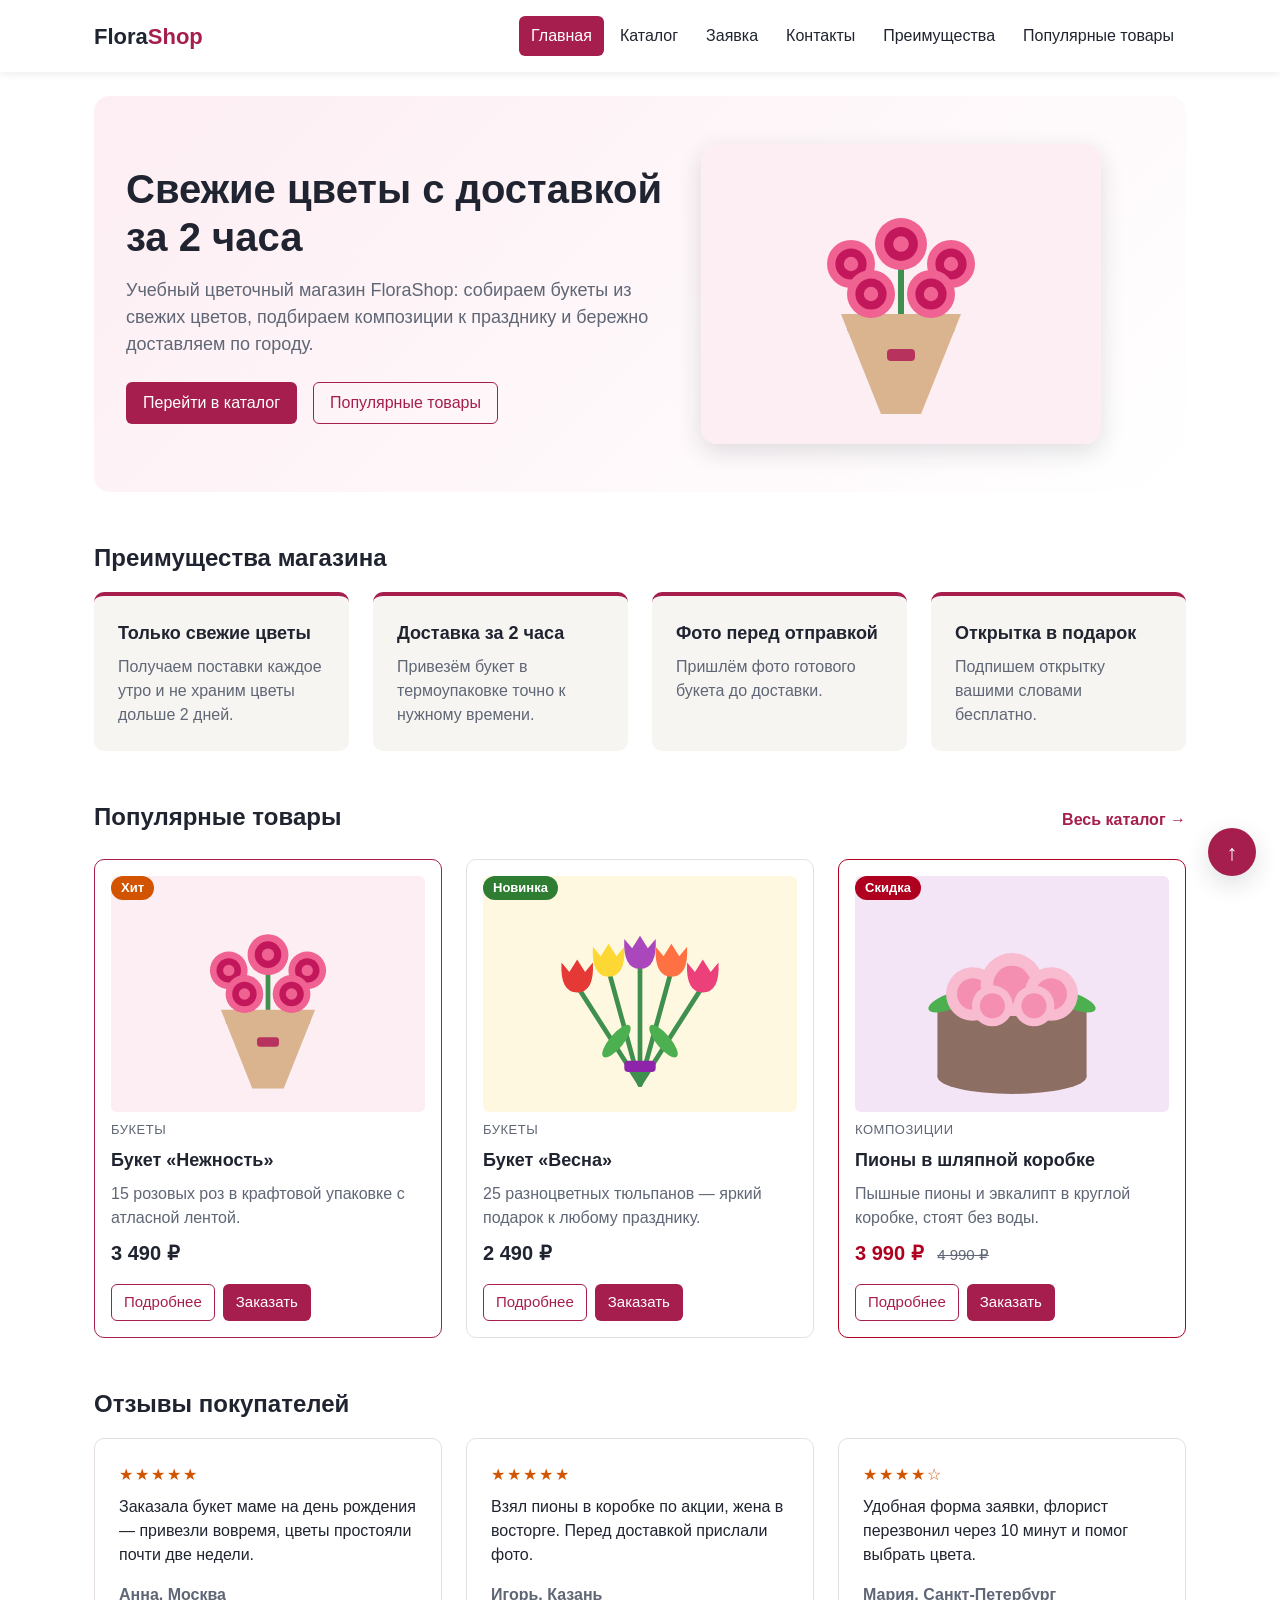
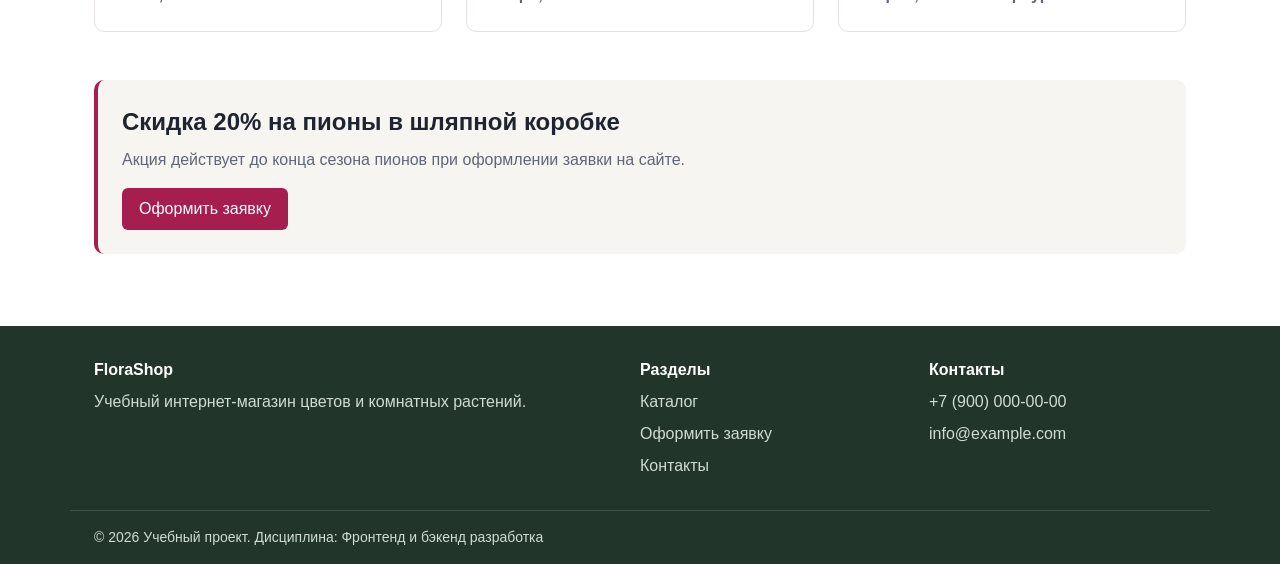
<file: index.html>
<!DOCTYPE html>
<html lang="ru">
<head>
  <meta charset="UTF-8">
  <meta name="viewport" content="width=device-width, initial-scale=1.0">
  <meta name="description" content="Учебный цветочный интернет-магазин: популярные букеты, преимущества и оформление заявки.">
  <title>Главная — FloraShop</title>
  <link rel="stylesheet" href="css/style.css">
  <meta property="og:type" content="website">
  <meta property="og:title" content="Главная — FloraShop">
  <meta property="og:description" content="Учебный цветочный интернет-магазин: популярные букеты, преимущества и оформление заявки.">
  <meta property="og:image" content="https://nikasivv.github.io/kr1-html-css-shop/images/preview.jpg">
</head>
<body id="top">
  <a class="skip-link" href="#main">Перейти к содержимому</a>

  <header class="site-header">
    <div class="site-header__inner">
      <a class="site-header__logo" href="index.html">Flora<span class="site-header__logo-accent">Shop</span></a>

      <nav class="site-nav" aria-label="Основная навигация">
        <ul class="site-nav__list">
          <li class="site-nav__item">
            <a class="site-nav__link site-nav__link--active" href="index.html" aria-current="page">Главная</a>
          </li>
          <li class="site-nav__item">
            <a class="site-nav__link" href="catalog.html">Каталог</a>
          </li>
          <li class="site-nav__item">
            <a class="site-nav__link" href="order.html">Заявка</a>
          </li>
          <li class="site-nav__item">
            <a class="site-nav__link" href="contacts.html">Контакты</a>
          </li>
          <li class="site-nav__item">
            <a class="site-nav__link" href="index.html#advantages">Преимущества</a>
          </li>
          <li class="site-nav__item">
            <a class="site-nav__link" href="index.html#popular">Популярные товары</a>
          </li>
        </ul>
      </nav>
    </div>
  </header>

  <main class="page" id="main">
    <section class="hero">
      <div class="hero__content">
        <h1 class="hero__title">Свежие цветы с доставкой за 2 часа</h1>
        <p class="hero__text">
          Учебный цветочный магазин FloraShop: собираем букеты из свежих цветов,
          подбираем композиции к празднику и бережно доставляем по городу.
        </p>
        <div class="hero__actions">
          <a class="button button--primary" href="catalog.html">Перейти в каталог</a>
          <a class="button button--secondary" href="#popular">Популярные товары</a>
        </div>
      </div>
      <img class="hero__image" src="images/roses.svg" alt="Букет из розовых роз" width="400" height="300">
    </section>

    <section class="section" id="advantages">
      <h2 class="section__title">Преимущества магазина</h2>

      <ul class="advantages">
        <li class="advantages__item">
          <h3 class="advantages__title">Только свежие цветы</h3>
          <p class="advantages__text">Получаем поставки каждое утро и не храним цветы дольше 2 дней.</p>
        </li>
        <li class="advantages__item">
          <h3 class="advantages__title">Доставка за 2 часа</h3>
          <p class="advantages__text">Привезём букет в термоупаковке точно к нужному времени.</p>
        </li>
        <li class="advantages__item">
          <h3 class="advantages__title">Фото перед отправкой</h3>
          <p class="advantages__text">Пришлём фото готового букета до доставки.</p>
        </li>
        <li class="advantages__item">
          <h3 class="advantages__title">Открытка в подарок</h3>
          <p class="advantages__text">Подпишем открытку вашими словами бесплатно.</p>
        </li>
      </ul>
    </section>

    <section class="section" id="popular">
      <div class="section__header">
        <h2 class="section__title section__title--inline">Популярные товары</h2>
        <a class="section__link" href="catalog.html">Весь каталог →</a>
      </div>

      <div class="products-grid">
        <article class="product-card product-card--featured">
          <span class="product-card__badge product-card__badge--hit">Хит</span>
          <img class="product-card__image" src="images/roses.svg" alt="Букет «Нежность»" width="400" height="300" loading="lazy">
          <p class="product-card__category">Букеты</p>
          <h3 class="product-card__title">Букет «Нежность»</h3>
          <p class="product-card__description">15 розовых роз в крафтовой упаковке с атласной лентой.</p>
          <p class="product-card__price">3 490 ₽</p>
          <div class="product-card__actions">
            <a class="button button--secondary button--small" href="product.html">Подробнее</a>
            <button class="button button--primary button--small product-card__button" type="button" data-product="Букет «Нежность»">
              Заказать
            </button>
          </div>
        </article>

        <article class="product-card">
          <span class="product-card__badge product-card__badge--new">Новинка</span>
          <img class="product-card__image" src="images/tulips.svg" alt="Букет «Весна»" width="400" height="300" loading="lazy">
          <p class="product-card__category">Букеты</p>
          <h3 class="product-card__title">Букет «Весна»</h3>
          <p class="product-card__description">25 разноцветных тюльпанов — яркий подарок к любому празднику.</p>
          <p class="product-card__price">2 490 ₽</p>
          <div class="product-card__actions">
            <a class="button button--secondary button--small" href="product-tulips.html">Подробнее</a>
            <button class="button button--primary button--small product-card__button" type="button" data-product="Букет «Весна»">
              Заказать
            </button>
          </div>
        </article>

        <article class="product-card product-card--discount">
          <span class="product-card__badge product-card__badge--sale">Скидка</span>
          <img class="product-card__image" src="images/peony.svg" alt="Пионы в шляпной коробке" width="400" height="300" loading="lazy">
          <p class="product-card__category">Композиции</p>
          <h3 class="product-card__title">Пионы в шляпной коробке</h3>
          <p class="product-card__description">Пышные пионы и эвкалипт в круглой коробке, стоят без воды.</p>
          <p class="product-card__price">3 990 ₽ <s class="product-card__old-price">4 990 ₽</s></p>
          <div class="product-card__actions">
            <a class="button button--secondary button--small" href="product-peony.html">Подробнее</a>
            <button class="button button--primary button--small product-card__button" type="button" data-product="Пионы в шляпной коробке">
              Заказать
            </button>
          </div>
        </article>
      </div>
    </section>

    <section class="section" id="reviews">
      <h2 class="section__title">Отзывы покупателей</h2>

      <div class="reviews">
        <article class="review">
          <p class="review__rating"><span aria-hidden="true">★★★★★</span><span class="visually-hidden">Оценка 5 из 5</span></p>
          <p class="review__text">Заказала букет маме на день рождения — привезли вовремя, цветы простояли почти две недели.</p>
          <p class="review__author">Анна, Москва</p>
        </article>
        <article class="review">
          <p class="review__rating"><span aria-hidden="true">★★★★★</span><span class="visually-hidden">Оценка 5 из 5</span></p>
          <p class="review__text">Взял пионы в коробке по акции, жена в восторге. Перед доставкой прислали фото.</p>
          <p class="review__author">Игорь, Казань</p>
        </article>
        <article class="review">
          <p class="review__rating"><span aria-hidden="true">★★★★☆</span><span class="visually-hidden">Оценка 4 из 5</span></p>
          <p class="review__text">Удобная форма заявки, флорист перезвонил через 10 минут и помог выбрать цвета.</p>
          <p class="review__author">Мария, Санкт-Петербург</p>
        </article>
      </div>
    </section>

    <aside class="promo">
      <h2 class="promo__title">Скидка 20% на пионы в шляпной коробке</h2>
      <p class="promo__text">Акция действует до конца сезона пионов при оформлении заявки на сайте.</p>
      <a class="button button--primary" href="order.html">Оформить заявку</a>
    </aside>
  </main>

  <footer class="site-footer" id="contacts">
    <div class="site-footer__inner">
      <div class="site-footer__column">
        <p class="site-footer__title">FloraShop</p>
        <p class="site-footer__text">Учебный интернет-магазин цветов и комнатных растений.</p>
      </div>

      <nav class="site-footer__column" aria-label="Навигация в подвале">
        <p class="site-footer__title">Разделы</p>
        <a class="site-footer__link" href="catalog.html">Каталог</a>
        <a class="site-footer__link" href="order.html">Оформить заявку</a>
        <a class="site-footer__link" href="contacts.html">Контакты</a>
      </nav>

      <div class="site-footer__column">
        <p class="site-footer__title">Контакты</p>
        <a class="site-footer__link" href="tel:+79000000000">+7 (900) 000-00-00</a>
        <a class="site-footer__link" href="mailto:info@example.com">info@example.com</a>
      </div>
    </div>

    <div class="site-footer__bottom">
      <p class="site-footer__text">&copy; 2026 Учебный проект. Дисциплина: Фронтенд и бэкенд разработка</p>
    </div>
  </footer>

  <a class="to-top" href="#top" aria-label="Наверх">↑</a>

  <dialog class="order-dialog" id="order-dialog" aria-labelledby="order-dialog-title">
    <div class="order-dialog__content">
      <div class="order-dialog__header">
        <h2 class="order-dialog__title" id="order-dialog-title">Быстрая заявка</h2>
        <button class="order-dialog__close" type="button" id="close-order-dialog" aria-label="Закрыть окно">×</button>
      </div>

      <form class="order-form" id="order-form" action="#" method="post" novalidate>
        <input id="selected-product" name="selected-product" type="hidden">
        <p class="order-form__selected">Товар: <strong id="selected-product-name">не выбран</strong></p>

        <div class="order-form__field">
          <label class="order-form__label" for="order-name">Имя <span class="order-form__required" aria-hidden="true">*</span></label>
          <input
            class="order-form__input"
            id="order-name"
            name="name"
            type="text"
            placeholder="Введите ваше имя"
            minlength="2"
            autocomplete="given-name"
            required
          >
        </div>

        <div class="order-form__field">
          <label class="order-form__label" for="order-email">E-mail <span class="order-form__required" aria-hidden="true">*</span></label>
          <input
            class="order-form__input"
            id="order-email"
            name="email"
            type="email"
            placeholder="example@mail.ru"
            autocomplete="email"
            required
          >
        </div>

        <div class="order-form__field">
          <label class="order-form__label" for="order-phone">Телефон <span class="order-form__required" aria-hidden="true">*</span></label>
          <input
            class="order-form__input"
            id="order-phone"
            name="phone"
            type="tel"
            inputmode="tel"
            placeholder="+7 (900) 000-00-00"
            pattern="^\+7 \(\d{3}\) \d{3}-\d{2}-\d{2}$"
            aria-describedby="order-phone-hint"
            required
          >
          <small class="order-form__hint" id="order-phone-hint">Формат: +7 (900) 000-00-00</small>
        </div>

        <div class="order-form__field">
          <label class="order-form__label" for="order-date">Дата доставки</label>
          <input
            class="order-form__input"
            id="order-date"
            name="date"
            type="date"
          >
        </div>

        <div class="order-form__field">
          <label class="order-form__label" for="order-topic">Тема заявки (повод) <span class="order-form__required" aria-hidden="true">*</span></label>
          <select class="order-form__select" id="order-topic" name="topic" required>
            <option value="">Выберите повод</option>
            <option value="birthday">День рождения</option>
            <option value="wedding">Свадьба</option>
            <option value="holiday">Праздник</option>
            <option value="no-reason">Без повода</option>
          </select>
        </div>

        <div class="order-form__field">
          <label class="order-form__label" for="order-comment">Комментарий</label>
          <textarea
            class="order-form__textarea"
            id="order-comment"
            name="comment"
            rows="3"
            placeholder="Удобное время для звонка"
          ></textarea>
        </div>

        <div class="order-form__field">
          <label class="order-form__checkbox-label" for="order-agreement">
            <input
              class="order-form__checkbox"
              id="order-agreement"
              name="agreement"
              type="checkbox"
              required
            >
            Я согласен на обработку персональных данных
          </label>
        </div>

        <div class="order-form__actions">
          <button class="button button--secondary" type="button" data-close-dialog>
            Отмена
          </button>
          <button class="button button--primary" type="submit">
            Отправить заявку
          </button>
        </div>
      </form>
    </div>
  </dialog>

  <p class="success-message" id="success-message" role="status" hidden>
    Спасибо! Заявка отправлена, мы свяжемся с вами в ближайшее время.
  </p>

  <script src="js/main.js"></script>
</body>
</html>
</file>
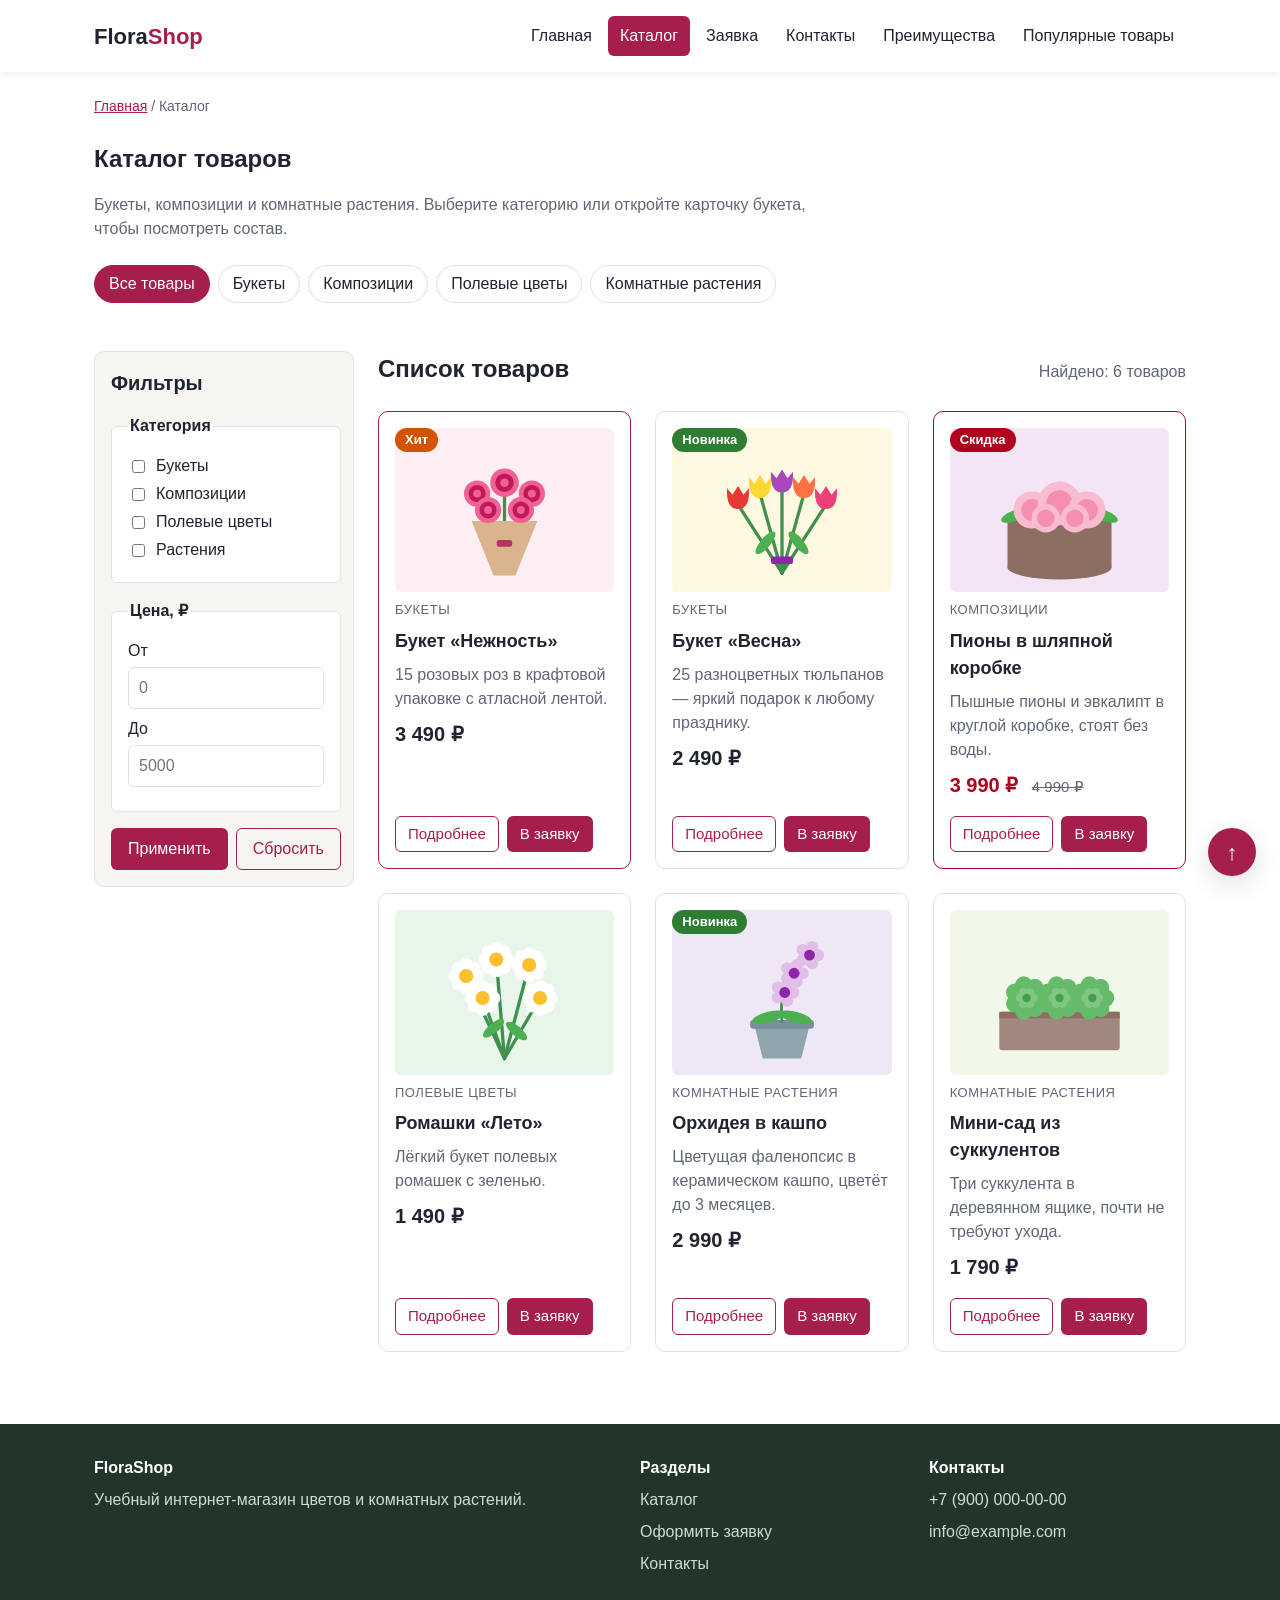
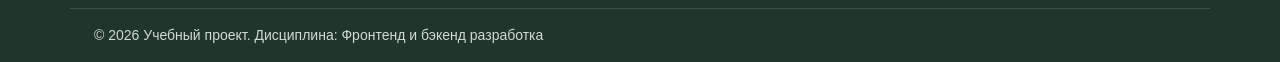
<file: catalog.html>
<!DOCTYPE html>
<html lang="ru">
<head>
  <meta charset="UTF-8">
  <meta name="viewport" content="width=device-width, initial-scale=1.0">
  <meta name="description" content="Каталог букетов, композиций и комнатных растений: категории, фильтры и цены.">
  <title>Каталог товаров — FloraShop</title>
  <link rel="stylesheet" href="css/style.css">
  <meta property="og:type" content="website">
  <meta property="og:title" content="Каталог товаров — FloraShop">
  <meta property="og:description" content="Каталог букетов, композиций и комнатных растений: категории, фильтры и цены.">
  <meta property="og:image" content="https://nikasivv.github.io/kr1-html-css-shop/images/preview.jpg">
</head>
<body id="top">
  <a class="skip-link" href="#main">Перейти к содержимому</a>

  <header class="site-header">
    <div class="site-header__inner">
      <a class="site-header__logo" href="index.html">Flora<span class="site-header__logo-accent">Shop</span></a>

      <nav class="site-nav" aria-label="Основная навигация">
        <ul class="site-nav__list">
          <li class="site-nav__item">
            <a class="site-nav__link" href="index.html">Главная</a>
          </li>
          <li class="site-nav__item">
            <a class="site-nav__link site-nav__link--active" href="catalog.html" aria-current="page">Каталог</a>
          </li>
          <li class="site-nav__item">
            <a class="site-nav__link" href="order.html">Заявка</a>
          </li>
          <li class="site-nav__item">
            <a class="site-nav__link" href="contacts.html">Контакты</a>
          </li>
          <li class="site-nav__item">
            <a class="site-nav__link" href="index.html#advantages">Преимущества</a>
          </li>
          <li class="site-nav__item">
            <a class="site-nav__link" href="index.html#popular">Популярные товары</a>
          </li>
        </ul>
      </nav>
    </div>
  </header>

  <main class="page" id="main">
    <nav class="breadcrumbs" aria-label="Хлебные крошки">
      <a class="breadcrumbs__link" href="index.html">Главная</a>
      <span class="breadcrumbs__current" aria-current="page">Каталог</span>
    </nav>

    <section class="section">
      <h1 class="section__title">Каталог товаров</h1>
      <p class="section__text">
        Букеты, композиции и комнатные растения. Выберите категорию
        или откройте карточку букета, чтобы посмотреть состав.
      </p>

      <ul class="categories" aria-label="Категории">
        <li class="categories__item"><a class="categories__link categories__link--active" href="catalog.html" aria-current="page">Все товары</a></li>
        <li class="categories__item"><a class="categories__link" href="#products">Букеты</a></li>
        <li class="categories__item"><a class="categories__link" href="#products">Композиции</a></li>
        <li class="categories__item"><a class="categories__link" href="#products">Полевые цветы</a></li>
        <li class="categories__item"><a class="categories__link" href="#products">Комнатные растения</a></li>
      </ul>
    </section>

    <section class="catalog-layout">
      <aside class="catalog-filters" aria-labelledby="filters-title">
        <h2 class="catalog-filters__title" id="filters-title">Фильтры</h2>

        <form class="catalog-filters__form" action="#" method="get">
          <fieldset class="catalog-filters__group">
            <legend class="catalog-filters__legend">Категория</legend>

            <label class="catalog-filters__option">
              <input class="catalog-filters__checkbox" type="checkbox" name="category" value="bouquets">
              Букеты
            </label>
            <label class="catalog-filters__option">
              <input class="catalog-filters__checkbox" type="checkbox" name="category" value="compositions">
              Композиции
            </label>
            <label class="catalog-filters__option">
              <input class="catalog-filters__checkbox" type="checkbox" name="category" value="field">
              Полевые цветы
            </label>
            <label class="catalog-filters__option">
              <input class="catalog-filters__checkbox" type="checkbox" name="category" value="plants">
              Растения
            </label>
          </fieldset>

          <fieldset class="catalog-filters__group">
            <legend class="catalog-filters__legend">Цена, ₽</legend>

            <label class="catalog-filters__label" for="price-from">От</label>
            <input class="catalog-filters__input" id="price-from" name="price-from" type="number" min="0" placeholder="0">

            <label class="catalog-filters__label" for="price-to">До</label>
            <input class="catalog-filters__input" id="price-to" name="price-to" type="number" min="0" placeholder="5000">
          </fieldset>

          <div class="catalog-filters__actions">
            <button class="button button--primary" type="submit">Применить</button>
            <button class="button button--secondary" type="reset">Сбросить</button>
          </div>
        </form>
      </aside>

      <section class="catalog-products" id="products" aria-labelledby="products-title">
        <div class="section__header">
          <h2 class="section__title section__title--inline" id="products-title">Список товаров</h2>
          <p class="catalog-products__count">Найдено: 6 товаров</p>
        </div>

        <div class="products-grid">
        <article class="product-card product-card--featured">
          <span class="product-card__badge product-card__badge--hit">Хит</span>
          <img class="product-card__image" src="images/roses.svg" alt="Букет «Нежность»" width="400" height="300" loading="lazy">
          <p class="product-card__category">Букеты</p>
          <h3 class="product-card__title">Букет «Нежность»</h3>
          <p class="product-card__description">15 розовых роз в крафтовой упаковке с атласной лентой.</p>
          <p class="product-card__price">3 490 ₽</p>
          <div class="product-card__actions">
            <a class="button button--secondary button--small" href="product.html">Подробнее</a>
            <a class="button button--primary button--small" href="order.html?product=roses">В заявку</a>
          </div>
        </article>

        <article class="product-card">
          <span class="product-card__badge product-card__badge--new">Новинка</span>
          <img class="product-card__image" src="images/tulips.svg" alt="Букет «Весна»" width="400" height="300" loading="lazy">
          <p class="product-card__category">Букеты</p>
          <h3 class="product-card__title">Букет «Весна»</h3>
          <p class="product-card__description">25 разноцветных тюльпанов — яркий подарок к любому празднику.</p>
          <p class="product-card__price">2 490 ₽</p>
          <div class="product-card__actions">
            <a class="button button--secondary button--small" href="product-tulips.html">Подробнее</a>
            <a class="button button--primary button--small" href="order.html?product=tulips">В заявку</a>
          </div>
        </article>

        <article class="product-card product-card--discount">
          <span class="product-card__badge product-card__badge--sale">Скидка</span>
          <img class="product-card__image" src="images/peony.svg" alt="Пионы в шляпной коробке" width="400" height="300" loading="lazy">
          <p class="product-card__category">Композиции</p>
          <h3 class="product-card__title">Пионы в шляпной коробке</h3>
          <p class="product-card__description">Пышные пионы и эвкалипт в круглой коробке, стоят без воды.</p>
          <p class="product-card__price">3 990 ₽ <s class="product-card__old-price">4 990 ₽</s></p>
          <div class="product-card__actions">
            <a class="button button--secondary button--small" href="product-peony.html">Подробнее</a>
            <a class="button button--primary button--small" href="order.html?product=peony">В заявку</a>
          </div>
        </article>

        <article class="product-card">
          <img class="product-card__image" src="images/daisies.svg" alt="Ромашки «Лето»" width="400" height="300" loading="lazy">
          <p class="product-card__category">Полевые цветы</p>
          <h3 class="product-card__title">Ромашки «Лето»</h3>
          <p class="product-card__description">Лёгкий букет полевых ромашек с зеленью.</p>
          <p class="product-card__price">1 490 ₽</p>
          <div class="product-card__actions">
            <a class="button button--secondary button--small" href="product-daisies.html">Подробнее</a>
            <a class="button button--primary button--small" href="order.html?product=daisies">В заявку</a>
          </div>
        </article>

        <article class="product-card">
          <span class="product-card__badge product-card__badge--new">Новинка</span>
          <img class="product-card__image" src="images/orchid.svg" alt="Орхидея в кашпо" width="400" height="300" loading="lazy">
          <p class="product-card__category">Комнатные растения</p>
          <h3 class="product-card__title">Орхидея в кашпо</h3>
          <p class="product-card__description">Цветущая фаленопсис в керамическом кашпо, цветёт до 3 месяцев.</p>
          <p class="product-card__price">2 990 ₽</p>
          <div class="product-card__actions">
            <a class="button button--secondary button--small" href="product-orchid.html">Подробнее</a>
            <a class="button button--primary button--small" href="order.html?product=orchid">В заявку</a>
          </div>
        </article>

        <article class="product-card">
          <img class="product-card__image" src="images/succulents.svg" alt="Мини-сад из суккулентов" width="400" height="300" loading="lazy">
          <p class="product-card__category">Комнатные растения</p>
          <h3 class="product-card__title">Мини-сад из суккулентов</h3>
          <p class="product-card__description">Три суккулента в деревянном ящике, почти не требуют ухода.</p>
          <p class="product-card__price">1 790 ₽</p>
          <div class="product-card__actions">
            <a class="button button--secondary button--small" href="product-succulents.html">Подробнее</a>
            <a class="button button--primary button--small" href="order.html?product=succulents">В заявку</a>
          </div>
        </article>
        </div>
      </section>
    </section>
  </main>

  <footer class="site-footer" id="contacts">
    <div class="site-footer__inner">
      <div class="site-footer__column">
        <p class="site-footer__title">FloraShop</p>
        <p class="site-footer__text">Учебный интернет-магазин цветов и комнатных растений.</p>
      </div>

      <nav class="site-footer__column" aria-label="Навигация в подвале">
        <p class="site-footer__title">Разделы</p>
        <a class="site-footer__link" href="catalog.html">Каталог</a>
        <a class="site-footer__link" href="order.html">Оформить заявку</a>
        <a class="site-footer__link" href="contacts.html">Контакты</a>
      </nav>

      <div class="site-footer__column">
        <p class="site-footer__title">Контакты</p>
        <a class="site-footer__link" href="tel:+79000000000">+7 (900) 000-00-00</a>
        <a class="site-footer__link" href="mailto:info@example.com">info@example.com</a>
      </div>
    </div>

    <div class="site-footer__bottom">
      <p class="site-footer__text">&copy; 2026 Учебный проект. Дисциплина: Фронтенд и бэкенд разработка</p>
    </div>
  </footer>

  <a class="to-top" href="#top" aria-label="Наверх">↑</a>

</body>
</html>
</file>
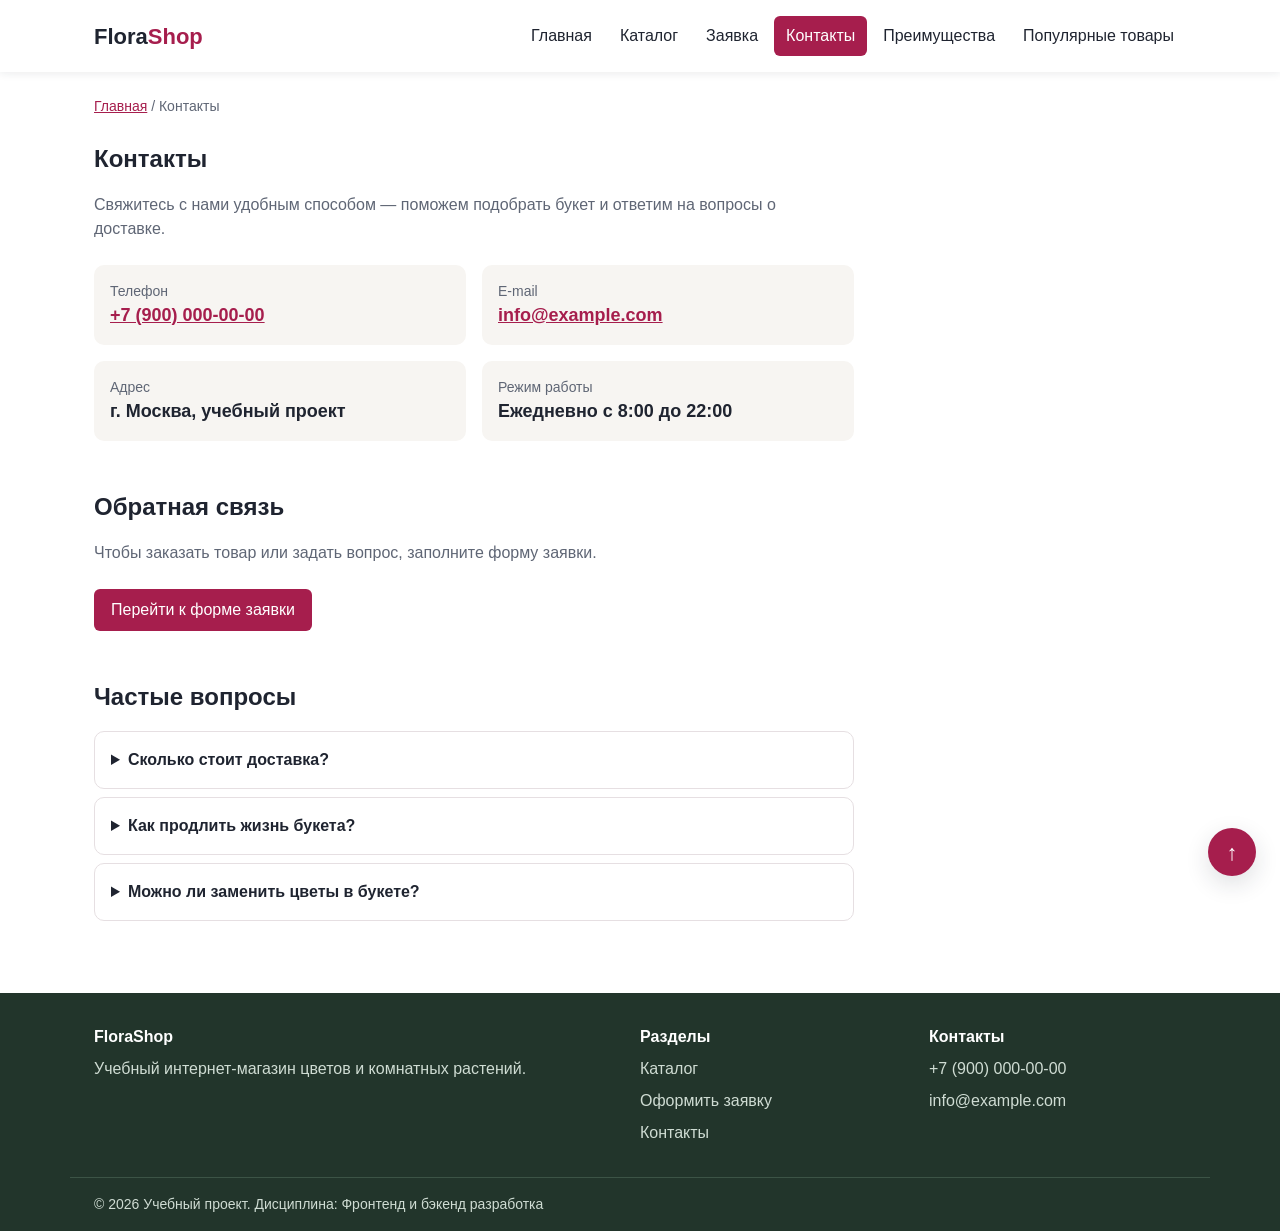
<file: contacts.html>
<!DOCTYPE html>
<html lang="ru">
<head>
  <meta charset="UTF-8">
  <meta name="viewport" content="width=device-width, initial-scale=1.0">
  <meta name="description" content="Контакты цветочного магазина FloraShop: телефон, e-mail, адрес и ответы на частые вопросы.">
  <title>Контакты — FloraShop</title>
  <link rel="stylesheet" href="css/style.css">
  <meta property="og:type" content="website">
  <meta property="og:title" content="Контакты — FloraShop">
  <meta property="og:description" content="Контакты цветочного магазина FloraShop: телефон, e-mail, адрес и ответы на частые вопросы.">
  <meta property="og:image" content="https://nikasivv.github.io/kr1-html-css-shop/images/preview.jpg">
</head>
<body id="top">
  <a class="skip-link" href="#main">Перейти к содержимому</a>

  <header class="site-header">
    <div class="site-header__inner">
      <a class="site-header__logo" href="index.html">Flora<span class="site-header__logo-accent">Shop</span></a>

      <nav class="site-nav" aria-label="Основная навигация">
        <ul class="site-nav__list">
          <li class="site-nav__item">
            <a class="site-nav__link" href="index.html">Главная</a>
          </li>
          <li class="site-nav__item">
            <a class="site-nav__link" href="catalog.html">Каталог</a>
          </li>
          <li class="site-nav__item">
            <a class="site-nav__link" href="order.html">Заявка</a>
          </li>
          <li class="site-nav__item">
            <a class="site-nav__link site-nav__link--active" href="contacts.html" aria-current="page">Контакты</a>
          </li>
          <li class="site-nav__item">
            <a class="site-nav__link" href="index.html#advantages">Преимущества</a>
          </li>
          <li class="site-nav__item">
            <a class="site-nav__link" href="index.html#popular">Популярные товары</a>
          </li>
        </ul>
      </nav>
    </div>
  </header>

  <main class="page" id="main">
    <nav class="breadcrumbs" aria-label="Хлебные крошки">
      <a class="breadcrumbs__link" href="index.html">Главная</a>
      <span class="breadcrumbs__current" aria-current="page">Контакты</span>
    </nav>

    <section class="section">
      <h1 class="section__title">Контакты</h1>
      <p class="section__text">Свяжитесь с нами удобным способом — поможем подобрать букет и ответим на вопросы о доставке.</p>

      <ul class="contacts-list">
        <li class="contacts-list__item">
          <span class="contacts-list__label">Телефон</span>
          <a class="contacts-list__value" href="tel:+79000000000">+7 (900) 000-00-00</a>
        </li>
        <li class="contacts-list__item">
          <span class="contacts-list__label">E-mail</span>
          <a class="contacts-list__value" href="mailto:info@example.com">info@example.com</a>
        </li>
        <li class="contacts-list__item">
          <span class="contacts-list__label">Адрес</span>
          <span class="contacts-list__value">г. Москва, учебный проект</span>
        </li>
        <li class="contacts-list__item">
          <span class="contacts-list__label">Режим работы</span>
          <span class="contacts-list__value">Ежедневно с 8:00 до 22:00</span>
        </li>
      </ul>
    </section>

    <section class="section" id="feedback">
      <h2 class="section__title">Обратная связь</h2>
      <p class="section__text">Чтобы заказать товар или задать вопрос, заполните форму заявки.</p>
      <a class="button button--primary" href="order.html">Перейти к форме заявки</a>
    </section>

    <section class="section" id="faq">
      <h2 class="section__title">Частые вопросы</h2>

      <div class="faq">
        <details class="faq__item">
          <summary class="faq__question">Сколько стоит доставка?</summary>
          <p class="faq__answer">Доставка бесплатная при заказе от 3 000 ₽, в остальных случаях — 290 ₽ по городу.</p>
        </details>
        <details class="faq__item">
          <summary class="faq__question">Как продлить жизнь букета?</summary>
          <p class="faq__answer">Подрезайте стебли под углом, меняйте воду раз в день и добавляйте подкормку из комплекта.</p>
        </details>
        <details class="faq__item">
          <summary class="faq__question">Можно ли заменить цветы в букете?</summary>
          <p class="faq__answer">Да, флорист подберёт замену по цвету и стоимости и согласует её с вами.</p>
        </details>
      </div>
    </section>
  </main>

  <footer class="site-footer" id="contacts">
    <div class="site-footer__inner">
      <div class="site-footer__column">
        <p class="site-footer__title">FloraShop</p>
        <p class="site-footer__text">Учебный интернет-магазин цветов и комнатных растений.</p>
      </div>

      <nav class="site-footer__column" aria-label="Навигация в подвале">
        <p class="site-footer__title">Разделы</p>
        <a class="site-footer__link" href="catalog.html">Каталог</a>
        <a class="site-footer__link" href="order.html">Оформить заявку</a>
        <a class="site-footer__link" href="contacts.html">Контакты</a>
      </nav>

      <div class="site-footer__column">
        <p class="site-footer__title">Контакты</p>
        <a class="site-footer__link" href="tel:+79000000000">+7 (900) 000-00-00</a>
        <a class="site-footer__link" href="mailto:info@example.com">info@example.com</a>
      </div>
    </div>

    <div class="site-footer__bottom">
      <p class="site-footer__text">&copy; 2026 Учебный проект. Дисциплина: Фронтенд и бэкенд разработка</p>
    </div>
  </footer>

  <a class="to-top" href="#top" aria-label="Наверх">↑</a>

</body>
</html>
</file>
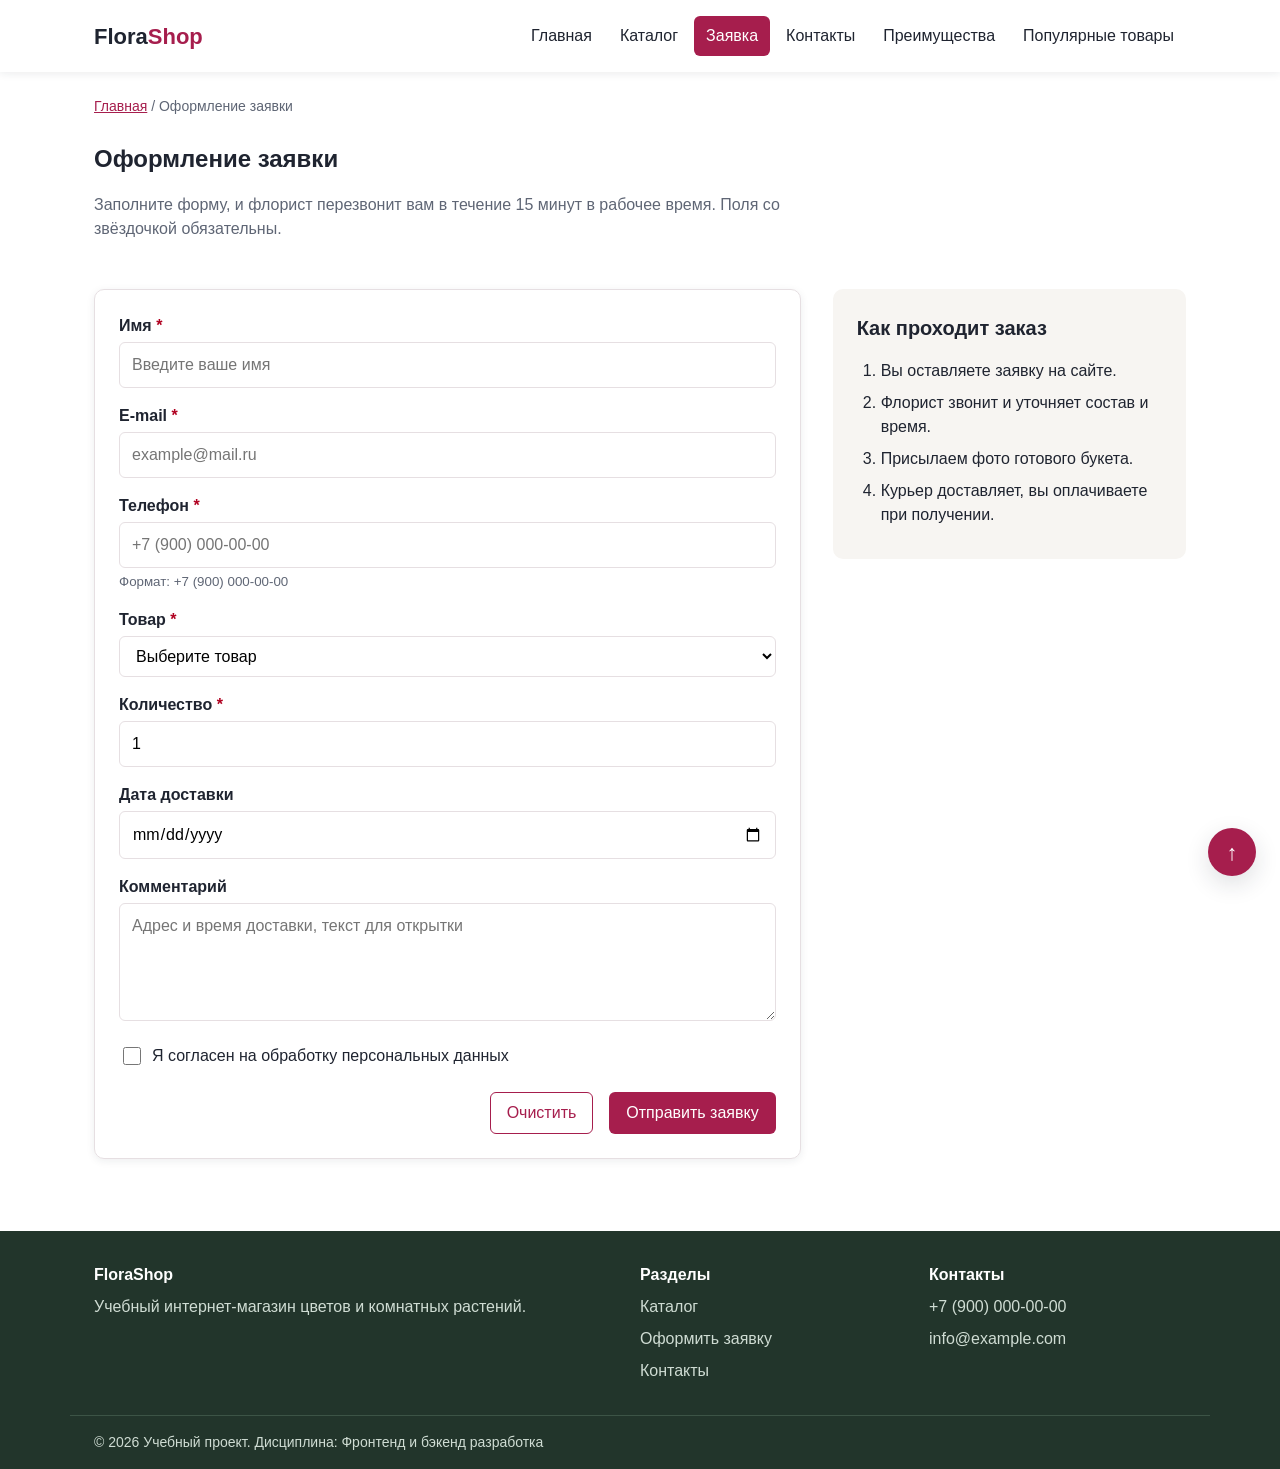
<file: order.html>
<!DOCTYPE html>
<html lang="ru">
<head>
  <meta charset="UTF-8">
  <meta name="viewport" content="width=device-width, initial-scale=1.0">
  <meta name="description" content="Форма заявки на букет или растение: контактные данные, выбор товара и пожелания.">
  <title>Оформление заявки — FloraShop</title>
  <link rel="stylesheet" href="css/style.css">
  <meta property="og:type" content="website">
  <meta property="og:title" content="Оформление заявки — FloraShop">
  <meta property="og:description" content="Форма заявки на букет или растение: контактные данные, выбор товара и пожелания.">
  <meta property="og:image" content="https://nikasivv.github.io/kr1-html-css-shop/images/preview.jpg">
</head>
<body id="top">
  <a class="skip-link" href="#main">Перейти к содержимому</a>

  <header class="site-header">
    <div class="site-header__inner">
      <a class="site-header__logo" href="index.html">Flora<span class="site-header__logo-accent">Shop</span></a>

      <nav class="site-nav" aria-label="Основная навигация">
        <ul class="site-nav__list">
          <li class="site-nav__item">
            <a class="site-nav__link" href="index.html">Главная</a>
          </li>
          <li class="site-nav__item">
            <a class="site-nav__link" href="catalog.html">Каталог</a>
          </li>
          <li class="site-nav__item">
            <a class="site-nav__link site-nav__link--active" href="order.html" aria-current="page">Заявка</a>
          </li>
          <li class="site-nav__item">
            <a class="site-nav__link" href="contacts.html">Контакты</a>
          </li>
          <li class="site-nav__item">
            <a class="site-nav__link" href="index.html#advantages">Преимущества</a>
          </li>
          <li class="site-nav__item">
            <a class="site-nav__link" href="index.html#popular">Популярные товары</a>
          </li>
        </ul>
      </nav>
    </div>
  </header>

  <main class="page" id="main">
    <nav class="breadcrumbs" aria-label="Хлебные крошки">
      <a class="breadcrumbs__link" href="index.html">Главная</a>
      <span class="breadcrumbs__current" aria-current="page">Оформление заявки</span>
    </nav>

    <section class="section">
      <h1 class="section__title">Оформление заявки</h1>
      <p class="section__text">
        Заполните форму, и флорист перезвонит вам в течение 15 минут
        в рабочее время. Поля со звёздочкой обязательны.
      </p>
    </section>

    <div class="order-layout">
      <section class="order-layout__form" aria-labelledby="order-form-title">
        <h2 class="visually-hidden" id="order-form-title">Форма заявки</h2>

        <form class="order-form order-form--page" id="order-page-form" action="#" method="post" novalidate>
        <div class="order-form__field">
          <label class="order-form__label" for="page-name">Имя <span class="order-form__required" aria-hidden="true">*</span></label>
          <input
            class="order-form__input"
            id="page-name"
            name="name"
            type="text"
            placeholder="Введите ваше имя"
            minlength="2"
            autocomplete="given-name"
            required
          >
        </div>

        <div class="order-form__field">
          <label class="order-form__label" for="page-email">E-mail <span class="order-form__required" aria-hidden="true">*</span></label>
          <input
            class="order-form__input"
            id="page-email"
            name="email"
            type="email"
            placeholder="example@mail.ru"
            autocomplete="email"
            required
          >
        </div>

        <div class="order-form__field">
          <label class="order-form__label" for="page-phone">Телефон <span class="order-form__required" aria-hidden="true">*</span></label>
          <input
            class="order-form__input"
            id="page-phone"
            name="phone"
            type="tel"
            inputmode="tel"
            placeholder="+7 (900) 000-00-00"
            pattern="^\+7 \(\d{3}\) \d{3}-\d{2}-\d{2}$"
            aria-describedby="page-phone-hint"
            required
          >
          <small class="order-form__hint" id="page-phone-hint">Формат: +7 (900) 000-00-00</small>
        </div>

        <div class="order-form__field">
          <label class="order-form__label" for="page-product">Товар <span class="order-form__required" aria-hidden="true">*</span></label>
          <select class="order-form__select" id="page-product" name="product" required>
            <option value="">Выберите товар</option>
            <option value="roses">Букет «Нежность»</option>
            <option value="tulips">Букет «Весна»</option>
            <option value="peony">Пионы в шляпной коробке</option>
            <option value="daisies">Ромашки «Лето»</option>
            <option value="orchid">Орхидея в кашпо</option>
            <option value="succulents">Мини-сад из суккулентов</option>
          </select>
        </div>

        <div class="order-form__field">
          <label class="order-form__label" for="page-quantity">Количество <span class="order-form__required" aria-hidden="true">*</span></label>
          <input
            class="order-form__input"
            id="page-quantity"
            name="quantity"
            type="number"
            min="1"
            max="10"
            value="1"
            required
          >
        </div>

        <div class="order-form__field">
          <label class="order-form__label" for="page-date">Дата доставки</label>
          <input
            class="order-form__input"
            id="page-date"
            name="date"
            type="date"
          >
        </div>

        <div class="order-form__field">
          <label class="order-form__label" for="page-comment">Комментарий</label>
          <textarea
            class="order-form__textarea"
            id="page-comment"
            name="comment"
            rows="4"
            placeholder="Адрес и время доставки, текст для открытки"
          ></textarea>
        </div>

        <div class="order-form__field">
          <label class="order-form__checkbox-label" for="page-agreement">
            <input
              class="order-form__checkbox"
              id="page-agreement"
              name="agreement"
              type="checkbox"
              required
            >
            Я согласен на обработку персональных данных
          </label>
        </div>

          <div class="order-form__actions">
            <button class="button button--secondary" type="reset">Очистить</button>
            <button class="button button--primary" type="submit">Отправить заявку</button>
          </div>
        </form>
      </section>

      <aside class="order-steps" aria-labelledby="order-steps-title">
        <h2 class="order-steps__title" id="order-steps-title">Как проходит заказ</h2>
        <ol class="order-steps__list">
          <li class="order-steps__item">Вы оставляете заявку на сайте.</li>
          <li class="order-steps__item">Флорист звонит и уточняет состав и время.</li>
          <li class="order-steps__item">Присылаем фото готового букета.</li>
          <li class="order-steps__item">Курьер доставляет, вы оплачиваете при получении.</li>
        </ol>
      </aside>
    </div>
  </main>

  <footer class="site-footer" id="contacts">
    <div class="site-footer__inner">
      <div class="site-footer__column">
        <p class="site-footer__title">FloraShop</p>
        <p class="site-footer__text">Учебный интернет-магазин цветов и комнатных растений.</p>
      </div>

      <nav class="site-footer__column" aria-label="Навигация в подвале">
        <p class="site-footer__title">Разделы</p>
        <a class="site-footer__link" href="catalog.html">Каталог</a>
        <a class="site-footer__link" href="order.html">Оформить заявку</a>
        <a class="site-footer__link" href="contacts.html">Контакты</a>
      </nav>

      <div class="site-footer__column">
        <p class="site-footer__title">Контакты</p>
        <a class="site-footer__link" href="tel:+79000000000">+7 (900) 000-00-00</a>
        <a class="site-footer__link" href="mailto:info@example.com">info@example.com</a>
      </div>
    </div>

    <div class="site-footer__bottom">
      <p class="site-footer__text">&copy; 2026 Учебный проект. Дисциплина: Фронтенд и бэкенд разработка</p>
    </div>
  </footer>

  <a class="to-top" href="#top" aria-label="Наверх">↑</a>

  <p class="success-message" id="success-message" role="status" hidden>
    Спасибо! Заявка отправлена, мы свяжемся с вами в ближайшее время.
  </p>

  <script src="js/main.js"></script>
</body>
</html>
</file>
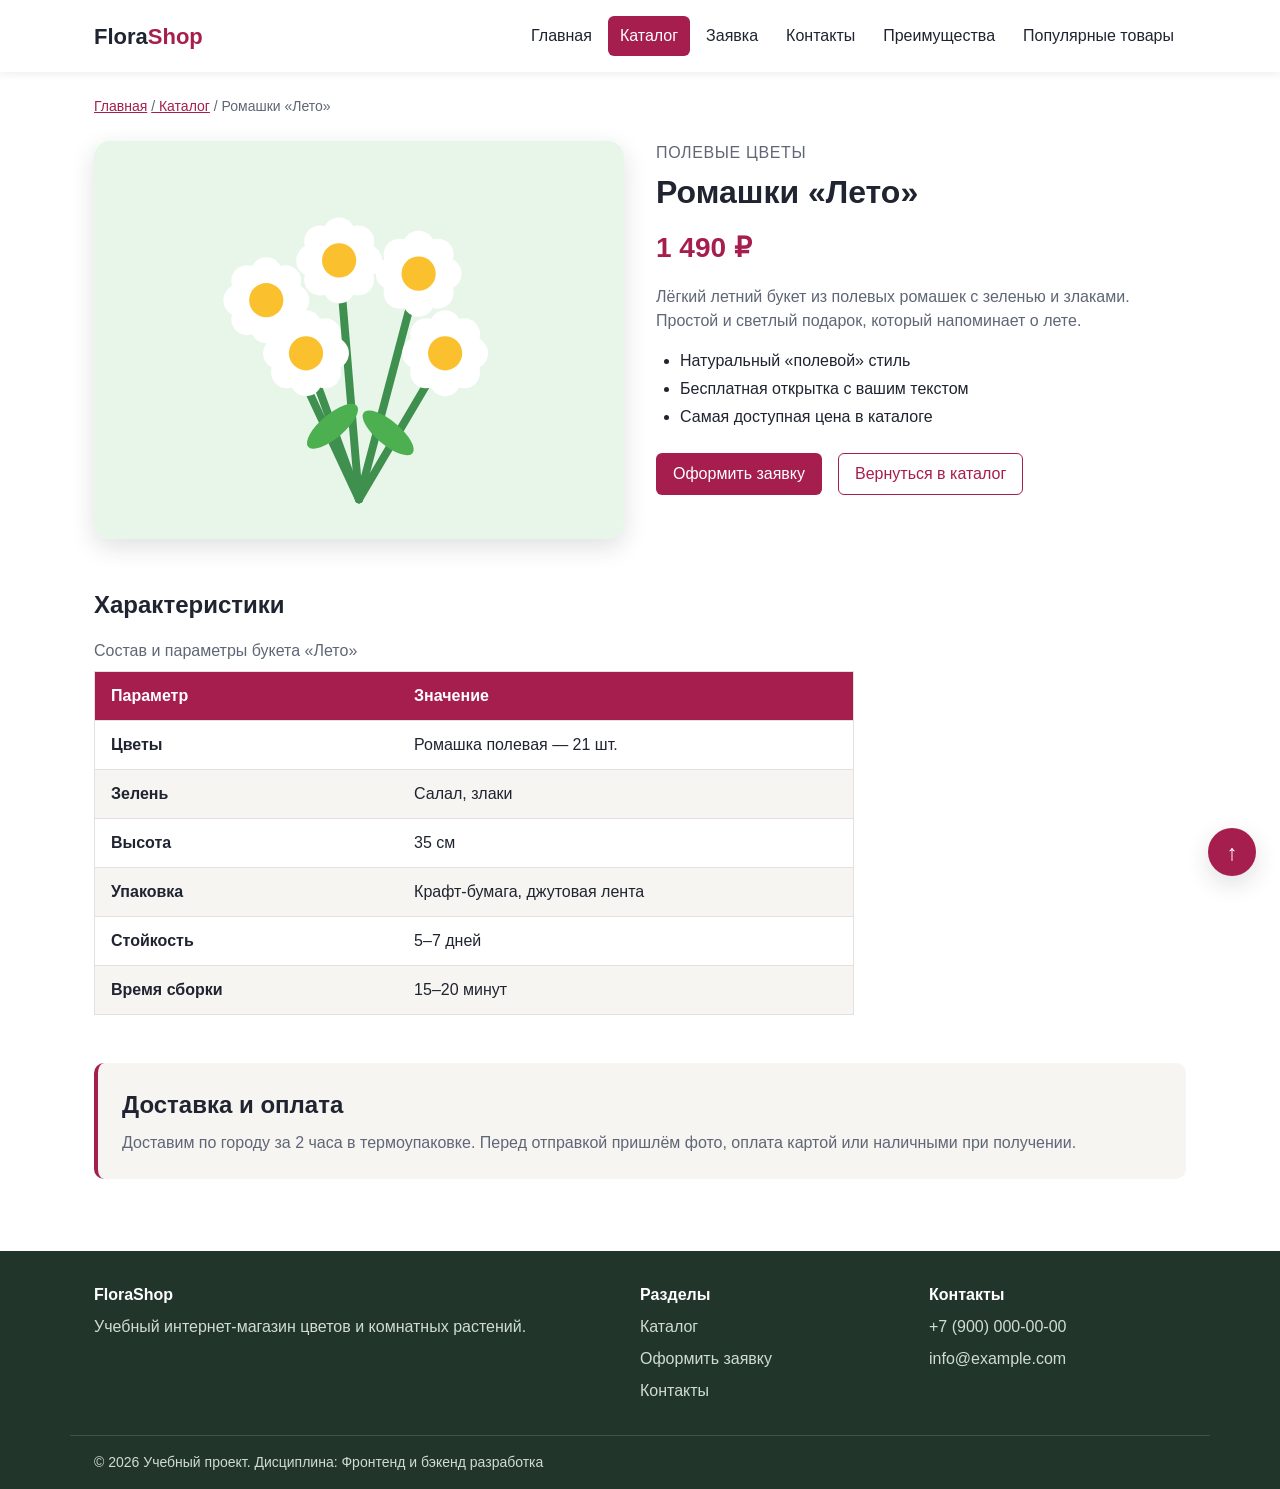
<file: product-daisies.html>
<!DOCTYPE html>
<html lang="ru">
<head>
  <meta charset="UTF-8">
  <meta name="viewport" content="width=device-width, initial-scale=1.0">
  <meta name="description" content="Ромашки «Лето»: описание, состав, цена и оформление заявки в цветочном магазине FloraShop.">
  <title>Ромашки «Лето» — FloraShop</title>
  <link rel="stylesheet" href="css/style.css">
  <meta property="og:type" content="website">
  <meta property="og:title" content="Ромашки «Лето» — FloraShop">
  <meta property="og:description" content="Ромашки «Лето»: описание, состав, цена и оформление заявки в цветочном магазине FloraShop.">
  <meta property="og:image" content="https://nikasivv.github.io/kr1-html-css-shop/images/preview.jpg">
</head>
<body id="top">
  <a class="skip-link" href="#main">Перейти к содержимому</a>

  <header class="site-header">
    <div class="site-header__inner">
      <a class="site-header__logo" href="index.html">Flora<span class="site-header__logo-accent">Shop</span></a>

      <nav class="site-nav" aria-label="Основная навигация">
        <ul class="site-nav__list">
          <li class="site-nav__item">
            <a class="site-nav__link" href="index.html">Главная</a>
          </li>
          <li class="site-nav__item">
            <a class="site-nav__link site-nav__link--active" href="catalog.html">Каталог</a>
          </li>
          <li class="site-nav__item">
            <a class="site-nav__link" href="order.html">Заявка</a>
          </li>
          <li class="site-nav__item">
            <a class="site-nav__link" href="contacts.html">Контакты</a>
          </li>
          <li class="site-nav__item">
            <a class="site-nav__link" href="index.html#advantages">Преимущества</a>
          </li>
          <li class="site-nav__item">
            <a class="site-nav__link" href="index.html#popular">Популярные товары</a>
          </li>
        </ul>
      </nav>
    </div>
  </header>

  <main class="page" id="main">
    <nav class="breadcrumbs" aria-label="Хлебные крошки">
      <a class="breadcrumbs__link" href="index.html">Главная</a>
      <a class="breadcrumbs__link" href="catalog.html">Каталог</a>
      <span class="breadcrumbs__current" aria-current="page">Ромашки «Лето»</span>
    </nav>

    <article class="product">
      <div class="product__gallery">
        <img class="product__image" src="images/daisies.svg" alt="Букет полевых ромашек" width="400" height="300">
      </div>

      <div class="product__info">
        <p class="product__category">Полевые цветы</p>
        <h1 class="product__title">Ромашки «Лето»</h1>
        <p class="product__price">1 490 ₽</p>
        <p class="product__text">
          Лёгкий летний букет из полевых ромашек с зеленью и злаками. Простой и светлый подарок, который напоминает о лете.
        </p>

        <ul class="product__features">
          <li class="product__feature">Натуральный «полевой» стиль</li>
          <li class="product__feature">Бесплатная открытка с вашим текстом</li>
          <li class="product__feature">Самая доступная цена в каталоге</li>
        </ul>

        <div class="product__actions">
          <a class="button button--primary" href="order.html?product=daisies">Оформить заявку</a>
          <a class="button button--secondary" href="catalog.html">Вернуться в каталог</a>
        </div>
      </div>
    </article>

    <section class="section" id="specs">
      <h2 class="section__title">Характеристики</h2>

      <table class="specs-table">
        <caption class="specs-table__caption">Состав и параметры букета «Лето»</caption>
        <thead>
          <tr>
            <th class="specs-table__head" scope="col">Параметр</th>
            <th class="specs-table__head" scope="col">Значение</th>
          </tr>
        </thead>
        <tbody>
          <tr class="specs-table__row">
            <th class="specs-table__name" scope="row">Цветы</th>
            <td class="specs-table__value">Ромашка полевая — 21 шт.</td>
          </tr>
          <tr class="specs-table__row">
            <th class="specs-table__name" scope="row">Зелень</th>
            <td class="specs-table__value">Салал, злаки</td>
          </tr>
          <tr class="specs-table__row">
            <th class="specs-table__name" scope="row">Высота</th>
            <td class="specs-table__value">35 см</td>
          </tr>
          <tr class="specs-table__row">
            <th class="specs-table__name" scope="row">Упаковка</th>
            <td class="specs-table__value">Крафт-бумага, джутовая лента</td>
          </tr>
          <tr class="specs-table__row">
            <th class="specs-table__name" scope="row">Стойкость</th>
            <td class="specs-table__value">5–7 дней</td>
          </tr>
          <tr class="specs-table__row">
            <th class="specs-table__name" scope="row">Время сборки</th>
            <td class="specs-table__value">15–20 минут</td>
          </tr>
        </tbody>
      </table>
    </section>

    <aside class="promo">
      <h2 class="promo__title">Доставка и оплата</h2>
      <p class="promo__text">
        Доставим по городу за 2 часа в термоупаковке. Перед отправкой
        пришлём фото, оплата картой или наличными при получении.
      </p>
    </aside>
  </main>

  <footer class="site-footer" id="contacts">
    <div class="site-footer__inner">
      <div class="site-footer__column">
        <p class="site-footer__title">FloraShop</p>
        <p class="site-footer__text">Учебный интернет-магазин цветов и комнатных растений.</p>
      </div>

      <nav class="site-footer__column" aria-label="Навигация в подвале">
        <p class="site-footer__title">Разделы</p>
        <a class="site-footer__link" href="catalog.html">Каталог</a>
        <a class="site-footer__link" href="order.html">Оформить заявку</a>
        <a class="site-footer__link" href="contacts.html">Контакты</a>
      </nav>

      <div class="site-footer__column">
        <p class="site-footer__title">Контакты</p>
        <a class="site-footer__link" href="tel:+79000000000">+7 (900) 000-00-00</a>
        <a class="site-footer__link" href="mailto:info@example.com">info@example.com</a>
      </div>
    </div>

    <div class="site-footer__bottom">
      <p class="site-footer__text">&copy; 2026 Учебный проект. Дисциплина: Фронтенд и бэкенд разработка</p>
    </div>
  </footer>

  <a class="to-top" href="#top" aria-label="Наверх">↑</a>

</body>
</html>
</file>
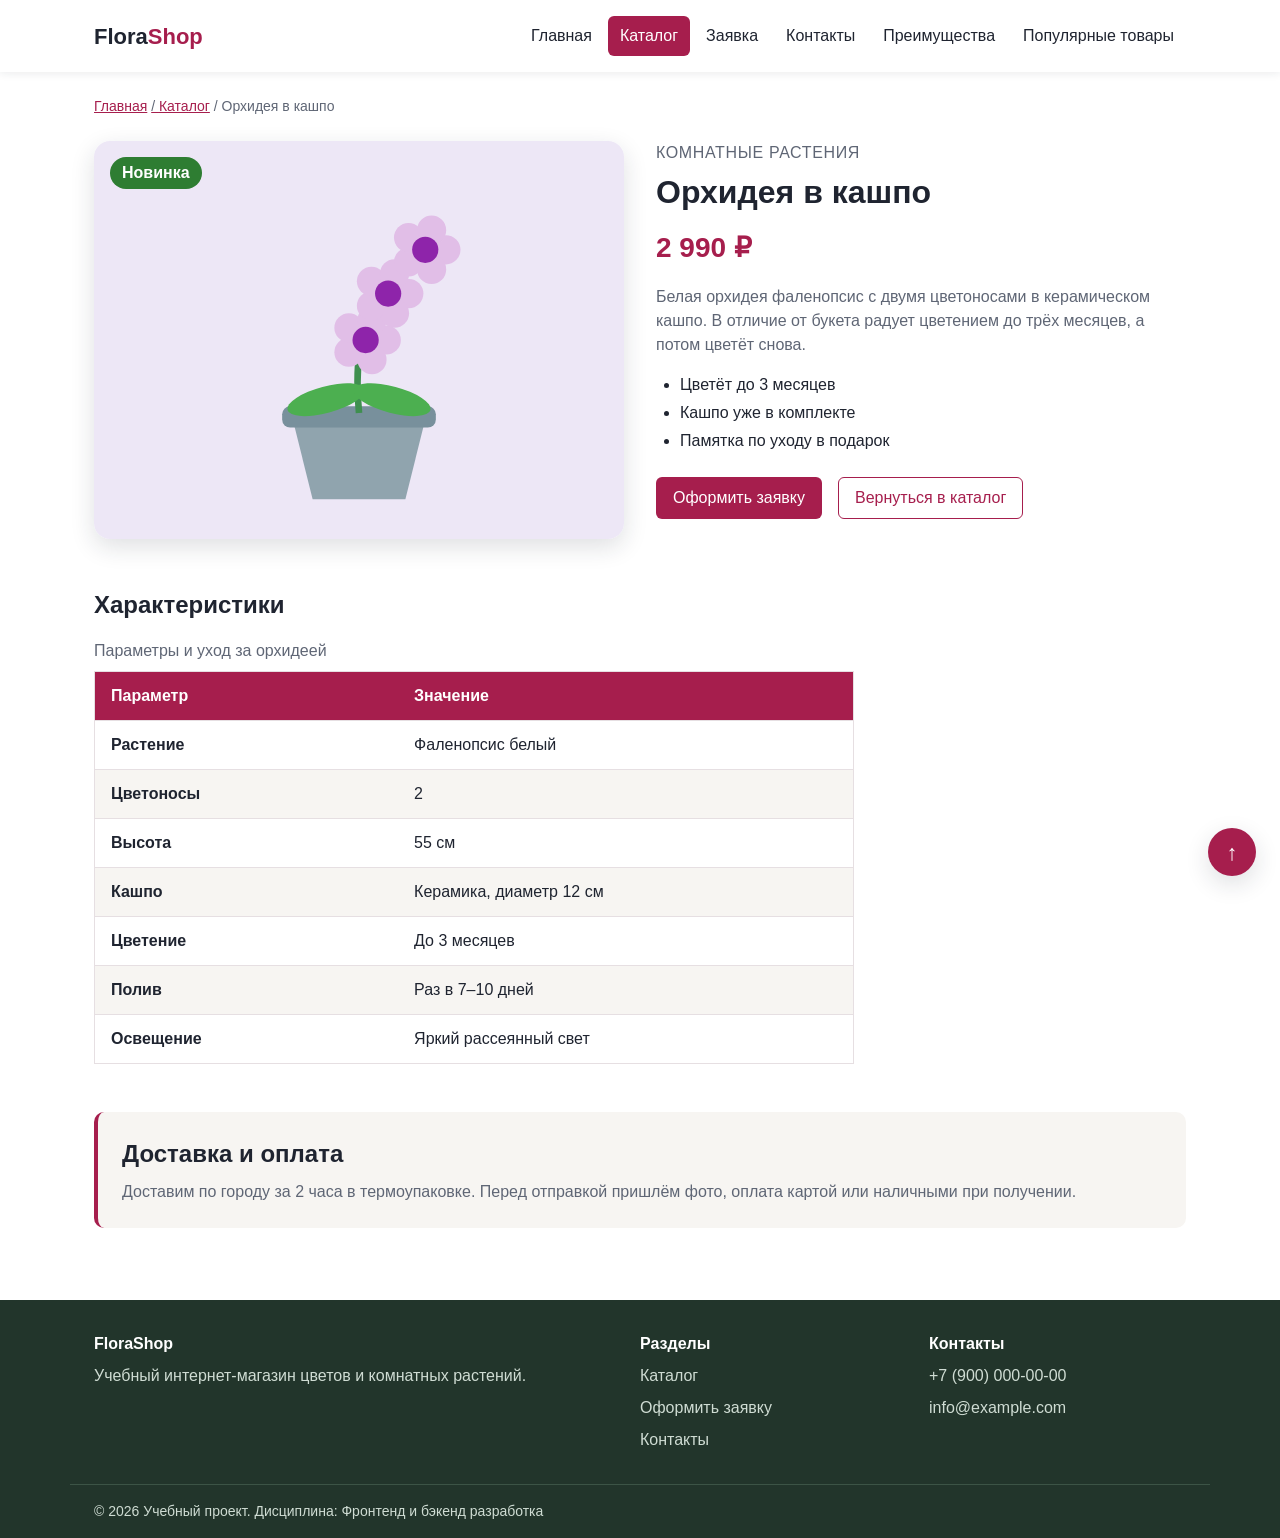
<file: product-orchid.html>
<!DOCTYPE html>
<html lang="ru">
<head>
  <meta charset="UTF-8">
  <meta name="viewport" content="width=device-width, initial-scale=1.0">
  <meta name="description" content="Орхидея в кашпо: описание, состав, цена и оформление заявки в цветочном магазине FloraShop.">
  <title>Орхидея в кашпо — FloraShop</title>
  <link rel="stylesheet" href="css/style.css">
  <meta property="og:type" content="website">
  <meta property="og:title" content="Орхидея в кашпо — FloraShop">
  <meta property="og:description" content="Орхидея в кашпо: описание, состав, цена и оформление заявки в цветочном магазине FloraShop.">
  <meta property="og:image" content="https://nikasivv.github.io/kr1-html-css-shop/images/preview.jpg">
</head>
<body id="top">
  <a class="skip-link" href="#main">Перейти к содержимому</a>

  <header class="site-header">
    <div class="site-header__inner">
      <a class="site-header__logo" href="index.html">Flora<span class="site-header__logo-accent">Shop</span></a>

      <nav class="site-nav" aria-label="Основная навигация">
        <ul class="site-nav__list">
          <li class="site-nav__item">
            <a class="site-nav__link" href="index.html">Главная</a>
          </li>
          <li class="site-nav__item">
            <a class="site-nav__link site-nav__link--active" href="catalog.html">Каталог</a>
          </li>
          <li class="site-nav__item">
            <a class="site-nav__link" href="order.html">Заявка</a>
          </li>
          <li class="site-nav__item">
            <a class="site-nav__link" href="contacts.html">Контакты</a>
          </li>
          <li class="site-nav__item">
            <a class="site-nav__link" href="index.html#advantages">Преимущества</a>
          </li>
          <li class="site-nav__item">
            <a class="site-nav__link" href="index.html#popular">Популярные товары</a>
          </li>
        </ul>
      </nav>
    </div>
  </header>

  <main class="page" id="main">
    <nav class="breadcrumbs" aria-label="Хлебные крошки">
      <a class="breadcrumbs__link" href="index.html">Главная</a>
      <a class="breadcrumbs__link" href="catalog.html">Каталог</a>
      <span class="breadcrumbs__current" aria-current="page">Орхидея в кашпо</span>
    </nav>

    <article class="product">
      <div class="product__gallery">
        <span class="product__badge product__badge--new">Новинка</span>
        <img class="product__image" src="images/orchid.svg" alt="Орхидея фаленопсис в кашпо" width="400" height="300">
      </div>

      <div class="product__info">
        <p class="product__category">Комнатные растения</p>
        <h1 class="product__title">Орхидея в кашпо</h1>
        <p class="product__price">2 990 ₽</p>
        <p class="product__text">
          Белая орхидея фаленопсис с двумя цветоносами в керамическом кашпо. В отличие от букета радует цветением до трёх месяцев, а потом цветёт снова.
        </p>

        <ul class="product__features">
          <li class="product__feature">Цветёт до 3 месяцев</li>
          <li class="product__feature">Кашпо уже в комплекте</li>
          <li class="product__feature">Памятка по уходу в подарок</li>
        </ul>

        <div class="product__actions">
          <a class="button button--primary" href="order.html?product=orchid">Оформить заявку</a>
          <a class="button button--secondary" href="catalog.html">Вернуться в каталог</a>
        </div>
      </div>
    </article>

    <section class="section" id="specs">
      <h2 class="section__title">Характеристики</h2>

      <table class="specs-table">
        <caption class="specs-table__caption">Параметры и уход за орхидеей</caption>
        <thead>
          <tr>
            <th class="specs-table__head" scope="col">Параметр</th>
            <th class="specs-table__head" scope="col">Значение</th>
          </tr>
        </thead>
        <tbody>
          <tr class="specs-table__row">
            <th class="specs-table__name" scope="row">Растение</th>
            <td class="specs-table__value">Фаленопсис белый</td>
          </tr>
          <tr class="specs-table__row">
            <th class="specs-table__name" scope="row">Цветоносы</th>
            <td class="specs-table__value">2</td>
          </tr>
          <tr class="specs-table__row">
            <th class="specs-table__name" scope="row">Высота</th>
            <td class="specs-table__value">55 см</td>
          </tr>
          <tr class="specs-table__row">
            <th class="specs-table__name" scope="row">Кашпо</th>
            <td class="specs-table__value">Керамика, диаметр 12 см</td>
          </tr>
          <tr class="specs-table__row">
            <th class="specs-table__name" scope="row">Цветение</th>
            <td class="specs-table__value">До 3 месяцев</td>
          </tr>
          <tr class="specs-table__row">
            <th class="specs-table__name" scope="row">Полив</th>
            <td class="specs-table__value">Раз в 7–10 дней</td>
          </tr>
          <tr class="specs-table__row">
            <th class="specs-table__name" scope="row">Освещение</th>
            <td class="specs-table__value">Яркий рассеянный свет</td>
          </tr>
        </tbody>
      </table>
    </section>

    <aside class="promo">
      <h2 class="promo__title">Доставка и оплата</h2>
      <p class="promo__text">
        Доставим по городу за 2 часа в термоупаковке. Перед отправкой
        пришлём фото, оплата картой или наличными при получении.
      </p>
    </aside>
  </main>

  <footer class="site-footer" id="contacts">
    <div class="site-footer__inner">
      <div class="site-footer__column">
        <p class="site-footer__title">FloraShop</p>
        <p class="site-footer__text">Учебный интернет-магазин цветов и комнатных растений.</p>
      </div>

      <nav class="site-footer__column" aria-label="Навигация в подвале">
        <p class="site-footer__title">Разделы</p>
        <a class="site-footer__link" href="catalog.html">Каталог</a>
        <a class="site-footer__link" href="order.html">Оформить заявку</a>
        <a class="site-footer__link" href="contacts.html">Контакты</a>
      </nav>

      <div class="site-footer__column">
        <p class="site-footer__title">Контакты</p>
        <a class="site-footer__link" href="tel:+79000000000">+7 (900) 000-00-00</a>
        <a class="site-footer__link" href="mailto:info@example.com">info@example.com</a>
      </div>
    </div>

    <div class="site-footer__bottom">
      <p class="site-footer__text">&copy; 2026 Учебный проект. Дисциплина: Фронтенд и бэкенд разработка</p>
    </div>
  </footer>

  <a class="to-top" href="#top" aria-label="Наверх">↑</a>

</body>
</html>
</file>
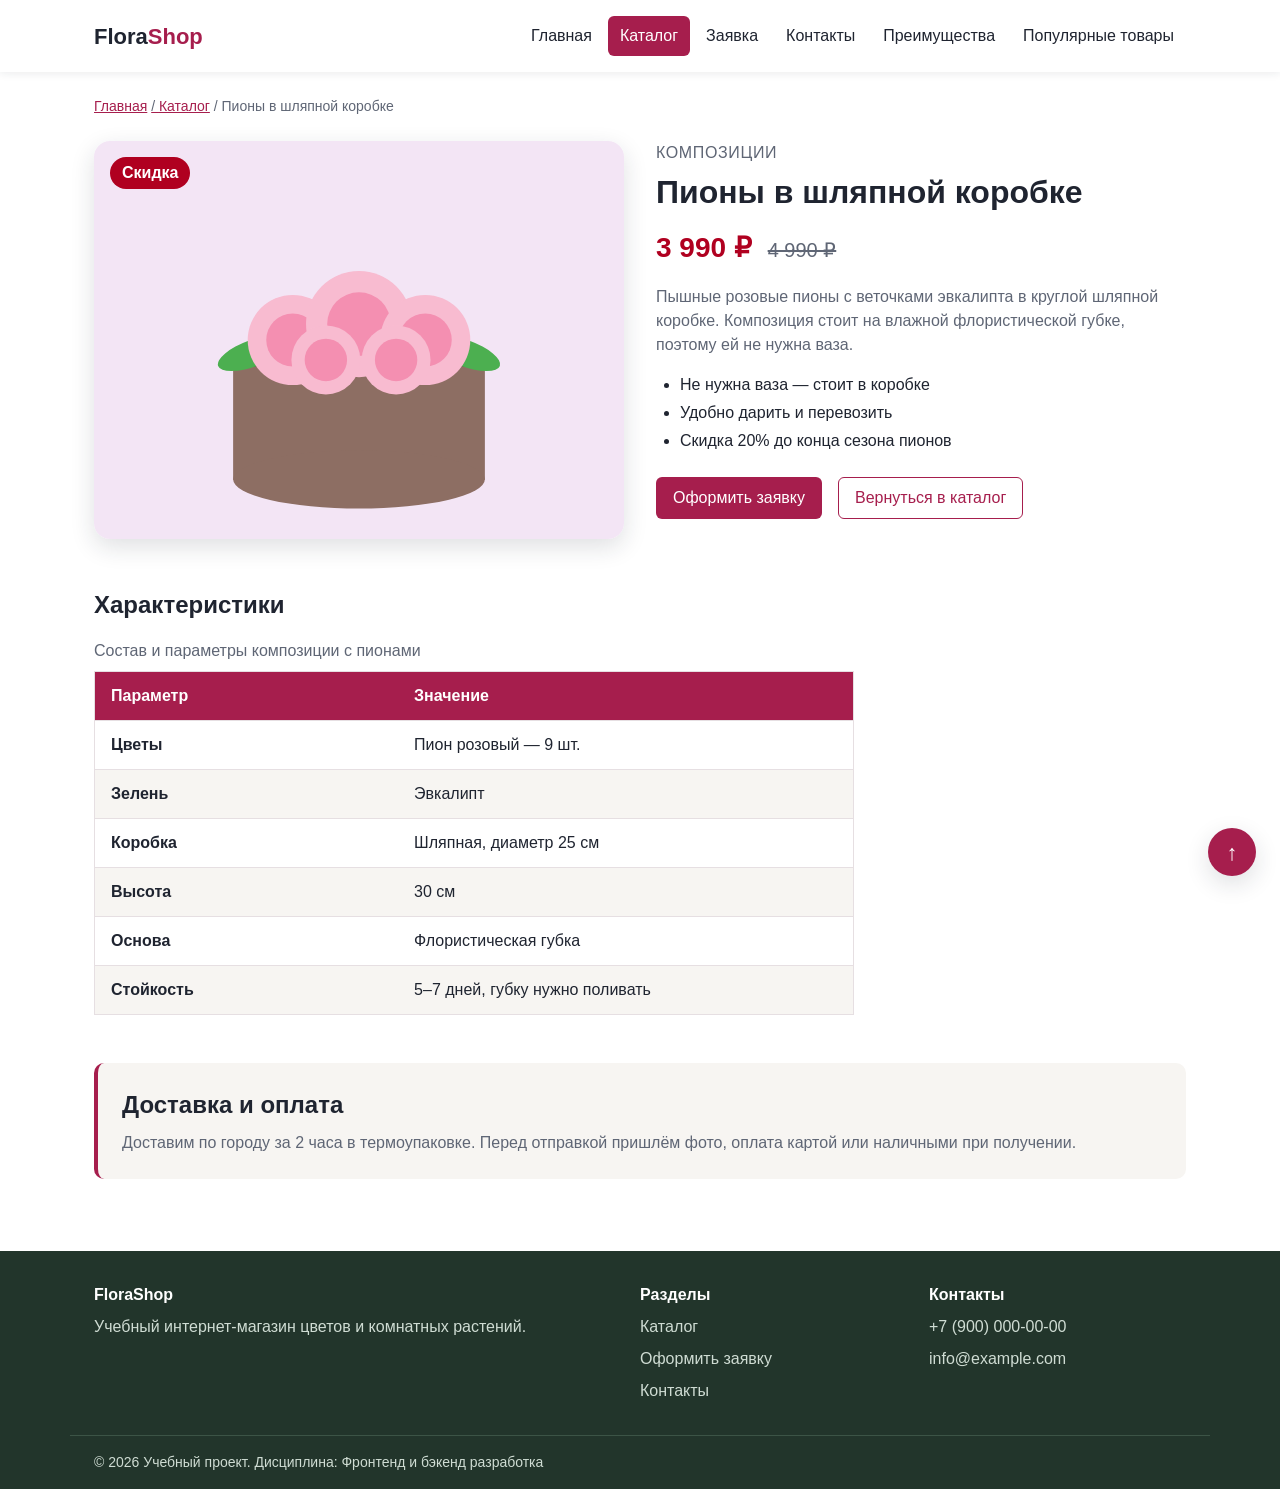
<file: product-peony.html>
<!DOCTYPE html>
<html lang="ru">
<head>
  <meta charset="UTF-8">
  <meta name="viewport" content="width=device-width, initial-scale=1.0">
  <meta name="description" content="Пионы в шляпной коробке: описание, состав, цена и оформление заявки в цветочном магазине FloraShop.">
  <title>Пионы в шляпной коробке — FloraShop</title>
  <link rel="stylesheet" href="css/style.css">
  <meta property="og:type" content="website">
  <meta property="og:title" content="Пионы в шляпной коробке — FloraShop">
  <meta property="og:description" content="Пионы в шляпной коробке: описание, состав, цена и оформление заявки в цветочном магазине FloraShop.">
  <meta property="og:image" content="https://nikasivv.github.io/kr1-html-css-shop/images/preview.jpg">
</head>
<body id="top">
  <a class="skip-link" href="#main">Перейти к содержимому</a>

  <header class="site-header">
    <div class="site-header__inner">
      <a class="site-header__logo" href="index.html">Flora<span class="site-header__logo-accent">Shop</span></a>

      <nav class="site-nav" aria-label="Основная навигация">
        <ul class="site-nav__list">
          <li class="site-nav__item">
            <a class="site-nav__link" href="index.html">Главная</a>
          </li>
          <li class="site-nav__item">
            <a class="site-nav__link site-nav__link--active" href="catalog.html">Каталог</a>
          </li>
          <li class="site-nav__item">
            <a class="site-nav__link" href="order.html">Заявка</a>
          </li>
          <li class="site-nav__item">
            <a class="site-nav__link" href="contacts.html">Контакты</a>
          </li>
          <li class="site-nav__item">
            <a class="site-nav__link" href="index.html#advantages">Преимущества</a>
          </li>
          <li class="site-nav__item">
            <a class="site-nav__link" href="index.html#popular">Популярные товары</a>
          </li>
        </ul>
      </nav>
    </div>
  </header>

  <main class="page" id="main">
    <nav class="breadcrumbs" aria-label="Хлебные крошки">
      <a class="breadcrumbs__link" href="index.html">Главная</a>
      <a class="breadcrumbs__link" href="catalog.html">Каталог</a>
      <span class="breadcrumbs__current" aria-current="page">Пионы в шляпной коробке</span>
    </nav>

    <article class="product">
      <div class="product__gallery">
        <span class="product__badge product__badge--sale">Скидка</span>
        <img class="product__image" src="images/peony.svg" alt="Пионы в шляпной коробке" width="400" height="300">
      </div>

      <div class="product__info">
        <p class="product__category">Композиции</p>
        <h1 class="product__title">Пионы в шляпной коробке</h1>
        <p class="product__price product__price--discount">3 990 ₽ <s class="product__old-price">4 990 ₽</s></p>
        <p class="product__text">
          Пышные розовые пионы с веточками эвкалипта в круглой шляпной коробке. Композиция стоит на влажной флористической губке, поэтому ей не нужна ваза.
        </p>

        <ul class="product__features">
          <li class="product__feature">Не нужна ваза — стоит в коробке</li>
          <li class="product__feature">Удобно дарить и перевозить</li>
          <li class="product__feature">Скидка 20% до конца сезона пионов</li>
        </ul>

        <div class="product__actions">
          <a class="button button--primary" href="order.html?product=peony">Оформить заявку</a>
          <a class="button button--secondary" href="catalog.html">Вернуться в каталог</a>
        </div>
      </div>
    </article>

    <section class="section" id="specs">
      <h2 class="section__title">Характеристики</h2>

      <table class="specs-table">
        <caption class="specs-table__caption">Состав и параметры композиции с пионами</caption>
        <thead>
          <tr>
            <th class="specs-table__head" scope="col">Параметр</th>
            <th class="specs-table__head" scope="col">Значение</th>
          </tr>
        </thead>
        <tbody>
          <tr class="specs-table__row">
            <th class="specs-table__name" scope="row">Цветы</th>
            <td class="specs-table__value">Пион розовый — 9 шт.</td>
          </tr>
          <tr class="specs-table__row">
            <th class="specs-table__name" scope="row">Зелень</th>
            <td class="specs-table__value">Эвкалипт</td>
          </tr>
          <tr class="specs-table__row">
            <th class="specs-table__name" scope="row">Коробка</th>
            <td class="specs-table__value">Шляпная, диаметр 25 см</td>
          </tr>
          <tr class="specs-table__row">
            <th class="specs-table__name" scope="row">Высота</th>
            <td class="specs-table__value">30 см</td>
          </tr>
          <tr class="specs-table__row">
            <th class="specs-table__name" scope="row">Основа</th>
            <td class="specs-table__value">Флористическая губка</td>
          </tr>
          <tr class="specs-table__row">
            <th class="specs-table__name" scope="row">Стойкость</th>
            <td class="specs-table__value">5–7 дней, губку нужно поливать</td>
          </tr>
        </tbody>
      </table>
    </section>

    <aside class="promo">
      <h2 class="promo__title">Доставка и оплата</h2>
      <p class="promo__text">
        Доставим по городу за 2 часа в термоупаковке. Перед отправкой
        пришлём фото, оплата картой или наличными при получении.
      </p>
    </aside>
  </main>

  <footer class="site-footer" id="contacts">
    <div class="site-footer__inner">
      <div class="site-footer__column">
        <p class="site-footer__title">FloraShop</p>
        <p class="site-footer__text">Учебный интернет-магазин цветов и комнатных растений.</p>
      </div>

      <nav class="site-footer__column" aria-label="Навигация в подвале">
        <p class="site-footer__title">Разделы</p>
        <a class="site-footer__link" href="catalog.html">Каталог</a>
        <a class="site-footer__link" href="order.html">Оформить заявку</a>
        <a class="site-footer__link" href="contacts.html">Контакты</a>
      </nav>

      <div class="site-footer__column">
        <p class="site-footer__title">Контакты</p>
        <a class="site-footer__link" href="tel:+79000000000">+7 (900) 000-00-00</a>
        <a class="site-footer__link" href="mailto:info@example.com">info@example.com</a>
      </div>
    </div>

    <div class="site-footer__bottom">
      <p class="site-footer__text">&copy; 2026 Учебный проект. Дисциплина: Фронтенд и бэкенд разработка</p>
    </div>
  </footer>

  <a class="to-top" href="#top" aria-label="Наверх">↑</a>

</body>
</html>
</file>
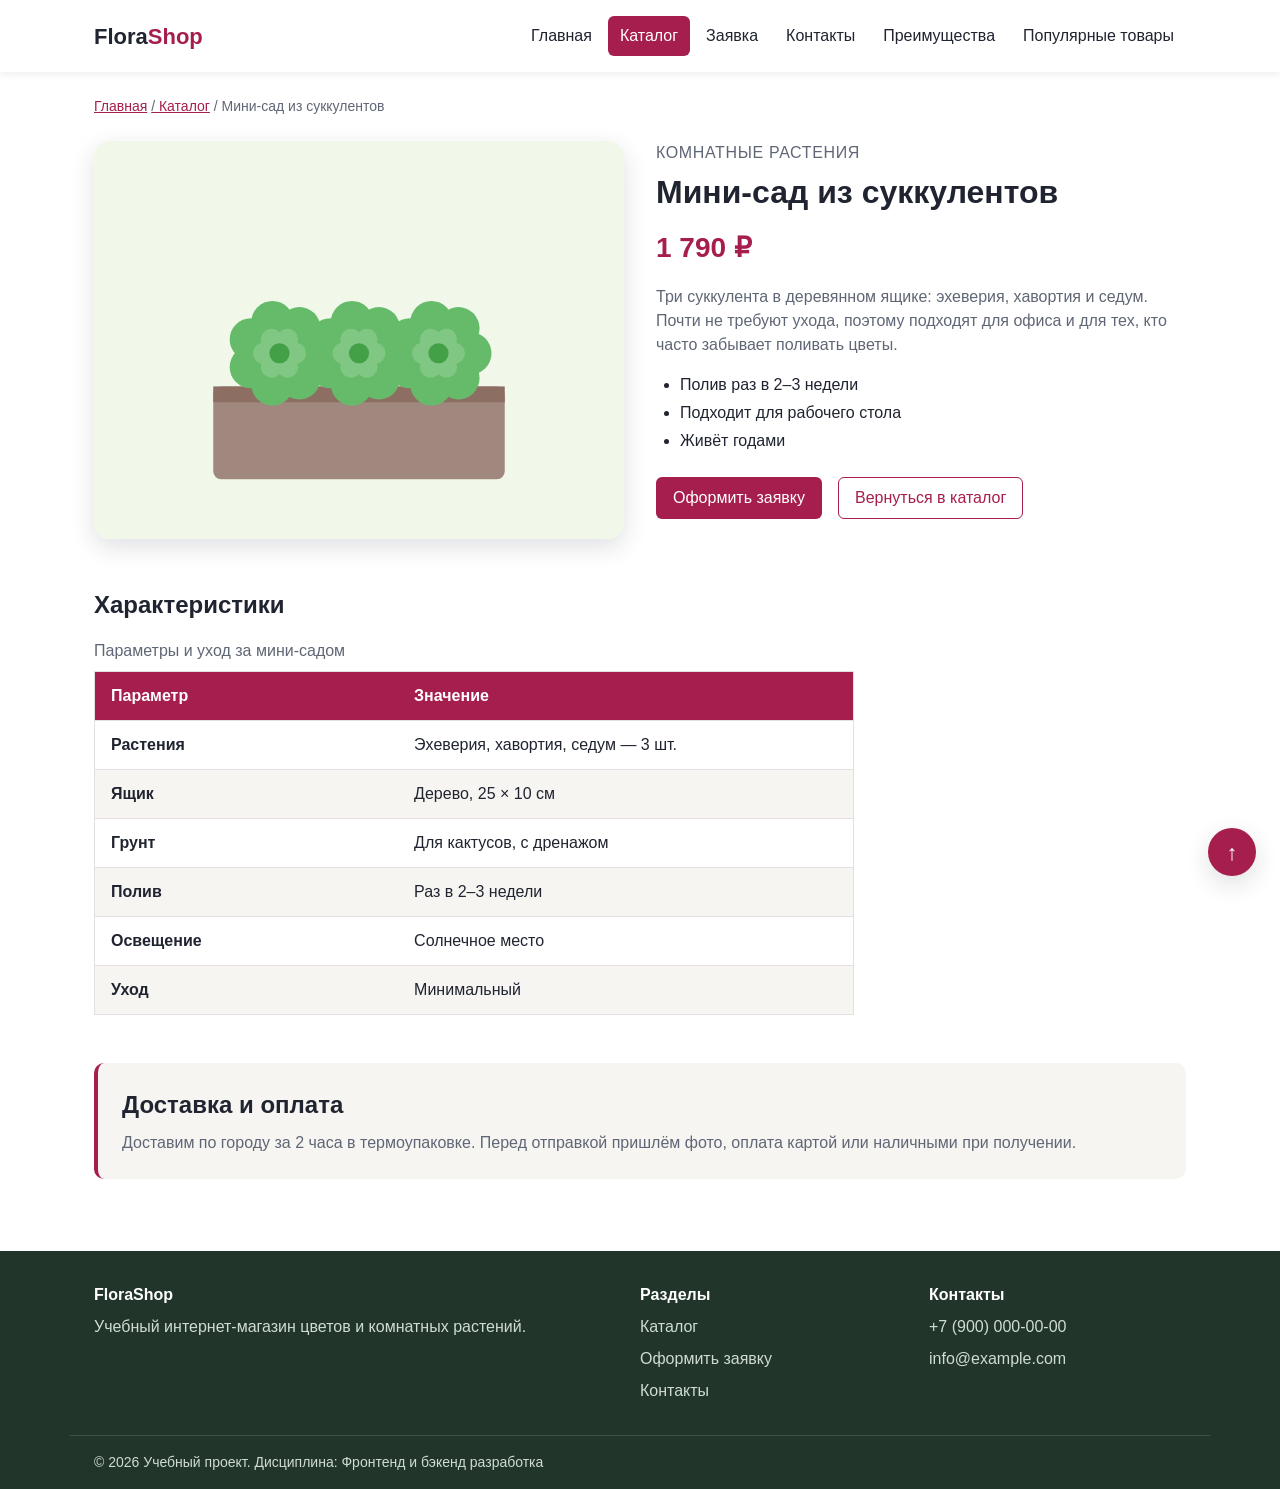
<file: product-succulents.html>
<!DOCTYPE html>
<html lang="ru">
<head>
  <meta charset="UTF-8">
  <meta name="viewport" content="width=device-width, initial-scale=1.0">
  <meta name="description" content="Мини-сад из суккулентов: описание, состав, цена и оформление заявки в цветочном магазине FloraShop.">
  <title>Мини-сад из суккулентов — FloraShop</title>
  <link rel="stylesheet" href="css/style.css">
  <meta property="og:type" content="website">
  <meta property="og:title" content="Мини-сад из суккулентов — FloraShop">
  <meta property="og:description" content="Мини-сад из суккулентов: описание, состав, цена и оформление заявки в цветочном магазине FloraShop.">
  <meta property="og:image" content="https://nikasivv.github.io/kr1-html-css-shop/images/preview.jpg">
</head>
<body id="top">
  <a class="skip-link" href="#main">Перейти к содержимому</a>

  <header class="site-header">
    <div class="site-header__inner">
      <a class="site-header__logo" href="index.html">Flora<span class="site-header__logo-accent">Shop</span></a>

      <nav class="site-nav" aria-label="Основная навигация">
        <ul class="site-nav__list">
          <li class="site-nav__item">
            <a class="site-nav__link" href="index.html">Главная</a>
          </li>
          <li class="site-nav__item">
            <a class="site-nav__link site-nav__link--active" href="catalog.html">Каталог</a>
          </li>
          <li class="site-nav__item">
            <a class="site-nav__link" href="order.html">Заявка</a>
          </li>
          <li class="site-nav__item">
            <a class="site-nav__link" href="contacts.html">Контакты</a>
          </li>
          <li class="site-nav__item">
            <a class="site-nav__link" href="index.html#advantages">Преимущества</a>
          </li>
          <li class="site-nav__item">
            <a class="site-nav__link" href="index.html#popular">Популярные товары</a>
          </li>
        </ul>
      </nav>
    </div>
  </header>

  <main class="page" id="main">
    <nav class="breadcrumbs" aria-label="Хлебные крошки">
      <a class="breadcrumbs__link" href="index.html">Главная</a>
      <a class="breadcrumbs__link" href="catalog.html">Каталог</a>
      <span class="breadcrumbs__current" aria-current="page">Мини-сад из суккулентов</span>
    </nav>

    <article class="product">
      <div class="product__gallery">
        <img class="product__image" src="images/succulents.svg" alt="Мини-сад из трёх суккулентов" width="400" height="300">
      </div>

      <div class="product__info">
        <p class="product__category">Комнатные растения</p>
        <h1 class="product__title">Мини-сад из суккулентов</h1>
        <p class="product__price">1 790 ₽</p>
        <p class="product__text">
          Три суккулента в деревянном ящике: эхеверия, хавортия и седум. Почти не требуют ухода, поэтому подходят для офиса и для тех, кто часто забывает поливать цветы.
        </p>

        <ul class="product__features">
          <li class="product__feature">Полив раз в 2–3 недели</li>
          <li class="product__feature">Подходит для рабочего стола</li>
          <li class="product__feature">Живёт годами</li>
        </ul>

        <div class="product__actions">
          <a class="button button--primary" href="order.html?product=succulents">Оформить заявку</a>
          <a class="button button--secondary" href="catalog.html">Вернуться в каталог</a>
        </div>
      </div>
    </article>

    <section class="section" id="specs">
      <h2 class="section__title">Характеристики</h2>

      <table class="specs-table">
        <caption class="specs-table__caption">Параметры и уход за мини-садом</caption>
        <thead>
          <tr>
            <th class="specs-table__head" scope="col">Параметр</th>
            <th class="specs-table__head" scope="col">Значение</th>
          </tr>
        </thead>
        <tbody>
          <tr class="specs-table__row">
            <th class="specs-table__name" scope="row">Растения</th>
            <td class="specs-table__value">Эхеверия, хавортия, седум — 3 шт.</td>
          </tr>
          <tr class="specs-table__row">
            <th class="specs-table__name" scope="row">Ящик</th>
            <td class="specs-table__value">Дерево, 25 × 10 см</td>
          </tr>
          <tr class="specs-table__row">
            <th class="specs-table__name" scope="row">Грунт</th>
            <td class="specs-table__value">Для кактусов, с дренажом</td>
          </tr>
          <tr class="specs-table__row">
            <th class="specs-table__name" scope="row">Полив</th>
            <td class="specs-table__value">Раз в 2–3 недели</td>
          </tr>
          <tr class="specs-table__row">
            <th class="specs-table__name" scope="row">Освещение</th>
            <td class="specs-table__value">Солнечное место</td>
          </tr>
          <tr class="specs-table__row">
            <th class="specs-table__name" scope="row">Уход</th>
            <td class="specs-table__value">Минимальный</td>
          </tr>
        </tbody>
      </table>
    </section>

    <aside class="promo">
      <h2 class="promo__title">Доставка и оплата</h2>
      <p class="promo__text">
        Доставим по городу за 2 часа в термоупаковке. Перед отправкой
        пришлём фото, оплата картой или наличными при получении.
      </p>
    </aside>
  </main>

  <footer class="site-footer" id="contacts">
    <div class="site-footer__inner">
      <div class="site-footer__column">
        <p class="site-footer__title">FloraShop</p>
        <p class="site-footer__text">Учебный интернет-магазин цветов и комнатных растений.</p>
      </div>

      <nav class="site-footer__column" aria-label="Навигация в подвале">
        <p class="site-footer__title">Разделы</p>
        <a class="site-footer__link" href="catalog.html">Каталог</a>
        <a class="site-footer__link" href="order.html">Оформить заявку</a>
        <a class="site-footer__link" href="contacts.html">Контакты</a>
      </nav>

      <div class="site-footer__column">
        <p class="site-footer__title">Контакты</p>
        <a class="site-footer__link" href="tel:+79000000000">+7 (900) 000-00-00</a>
        <a class="site-footer__link" href="mailto:info@example.com">info@example.com</a>
      </div>
    </div>

    <div class="site-footer__bottom">
      <p class="site-footer__text">&copy; 2026 Учебный проект. Дисциплина: Фронтенд и бэкенд разработка</p>
    </div>
  </footer>

  <a class="to-top" href="#top" aria-label="Наверх">↑</a>

</body>
</html>
</file>
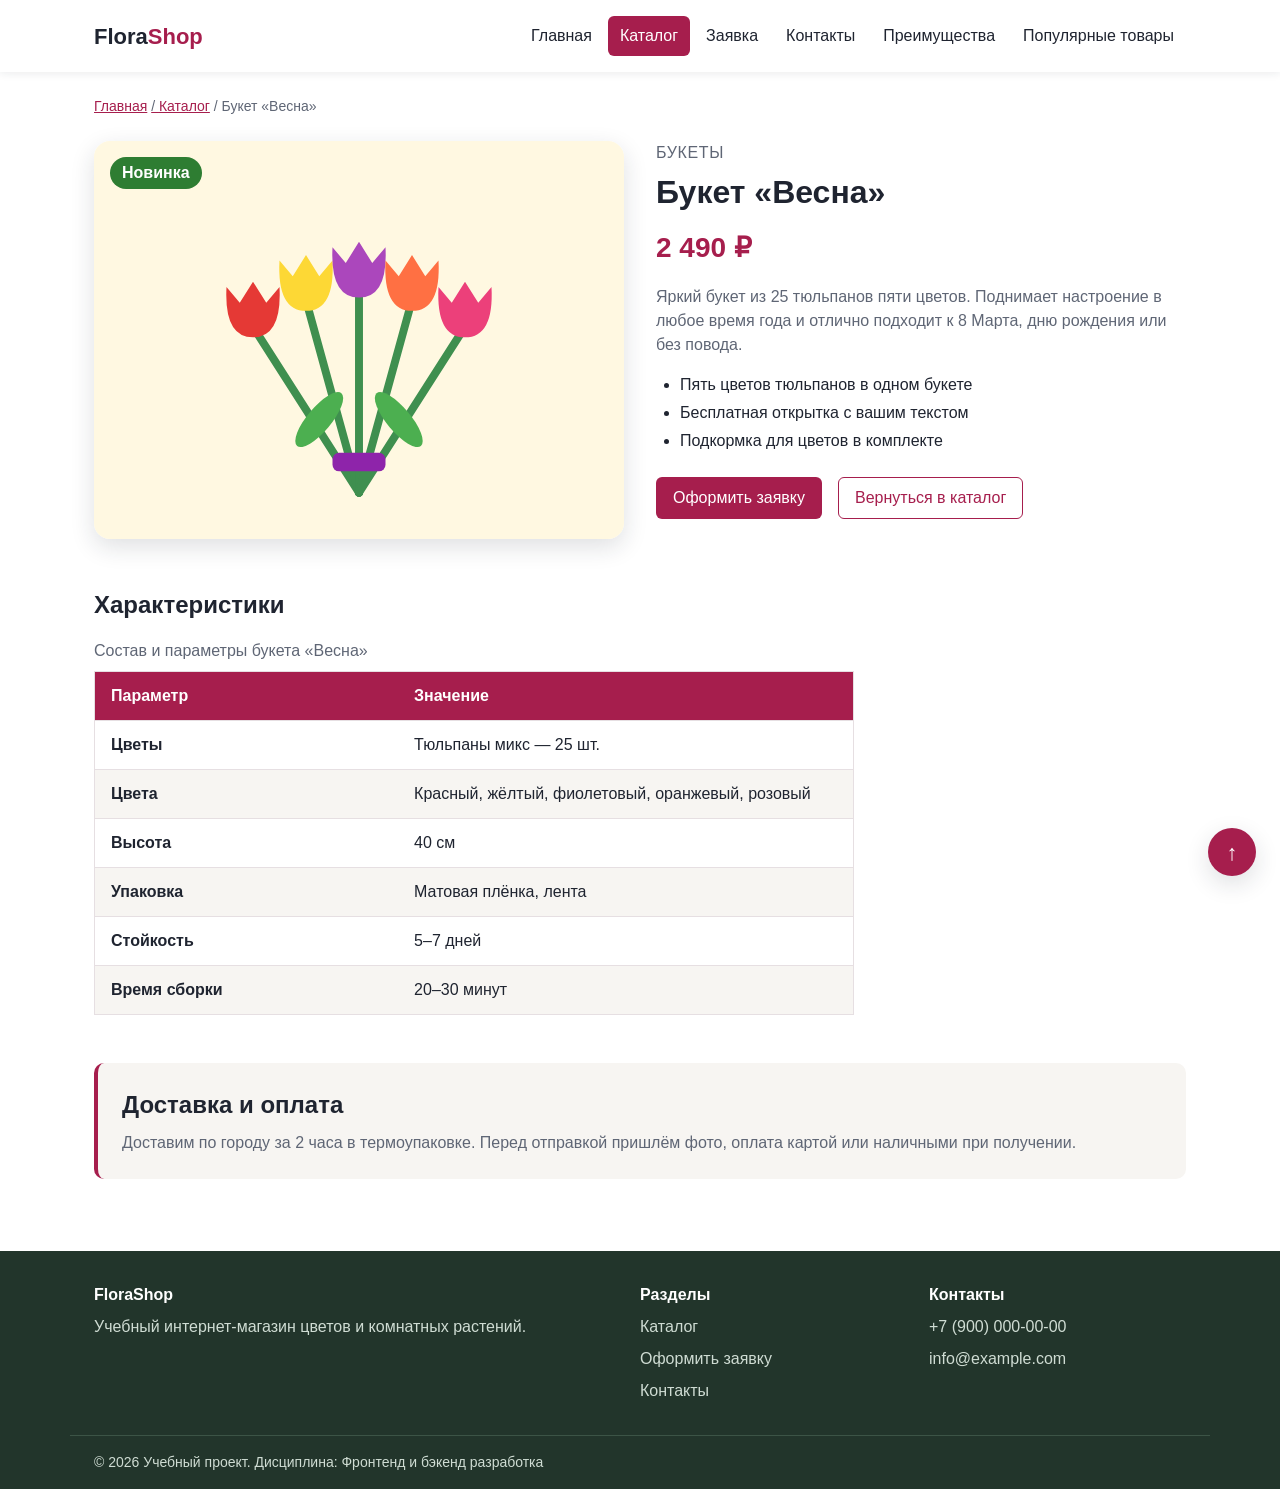
<file: product-tulips.html>
<!DOCTYPE html>
<html lang="ru">
<head>
  <meta charset="UTF-8">
  <meta name="viewport" content="width=device-width, initial-scale=1.0">
  <meta name="description" content="Букет «Весна»: описание, состав, цена и оформление заявки в цветочном магазине FloraShop.">
  <title>Букет «Весна» — FloraShop</title>
  <link rel="stylesheet" href="css/style.css">
  <meta property="og:type" content="website">
  <meta property="og:title" content="Букет «Весна» — FloraShop">
  <meta property="og:description" content="Букет «Весна»: описание, состав, цена и оформление заявки в цветочном магазине FloraShop.">
  <meta property="og:image" content="https://nikasivv.github.io/kr1-html-css-shop/images/preview.jpg">
</head>
<body id="top">
  <a class="skip-link" href="#main">Перейти к содержимому</a>

  <header class="site-header">
    <div class="site-header__inner">
      <a class="site-header__logo" href="index.html">Flora<span class="site-header__logo-accent">Shop</span></a>

      <nav class="site-nav" aria-label="Основная навигация">
        <ul class="site-nav__list">
          <li class="site-nav__item">
            <a class="site-nav__link" href="index.html">Главная</a>
          </li>
          <li class="site-nav__item">
            <a class="site-nav__link site-nav__link--active" href="catalog.html">Каталог</a>
          </li>
          <li class="site-nav__item">
            <a class="site-nav__link" href="order.html">Заявка</a>
          </li>
          <li class="site-nav__item">
            <a class="site-nav__link" href="contacts.html">Контакты</a>
          </li>
          <li class="site-nav__item">
            <a class="site-nav__link" href="index.html#advantages">Преимущества</a>
          </li>
          <li class="site-nav__item">
            <a class="site-nav__link" href="index.html#popular">Популярные товары</a>
          </li>
        </ul>
      </nav>
    </div>
  </header>

  <main class="page" id="main">
    <nav class="breadcrumbs" aria-label="Хлебные крошки">
      <a class="breadcrumbs__link" href="index.html">Главная</a>
      <a class="breadcrumbs__link" href="catalog.html">Каталог</a>
      <span class="breadcrumbs__current" aria-current="page">Букет «Весна»</span>
    </nav>

    <article class="product">
      <div class="product__gallery">
        <span class="product__badge product__badge--new">Новинка</span>
        <img class="product__image" src="images/tulips.svg" alt="Букет «Весна» из разноцветных тюльпанов" width="400" height="300">
      </div>

      <div class="product__info">
        <p class="product__category">Букеты</p>
        <h1 class="product__title">Букет «Весна»</h1>
        <p class="product__price">2 490 ₽</p>
        <p class="product__text">
          Яркий букет из 25 тюльпанов пяти цветов. Поднимает настроение в любое время года и отлично подходит к 8 Марта, дню рождения или без повода.
        </p>

        <ul class="product__features">
          <li class="product__feature">Пять цветов тюльпанов в одном букете</li>
          <li class="product__feature">Бесплатная открытка с вашим текстом</li>
          <li class="product__feature">Подкормка для цветов в комплекте</li>
        </ul>

        <div class="product__actions">
          <a class="button button--primary" href="order.html?product=tulips">Оформить заявку</a>
          <a class="button button--secondary" href="catalog.html">Вернуться в каталог</a>
        </div>
      </div>
    </article>

    <section class="section" id="specs">
      <h2 class="section__title">Характеристики</h2>

      <table class="specs-table">
        <caption class="specs-table__caption">Состав и параметры букета «Весна»</caption>
        <thead>
          <tr>
            <th class="specs-table__head" scope="col">Параметр</th>
            <th class="specs-table__head" scope="col">Значение</th>
          </tr>
        </thead>
        <tbody>
          <tr class="specs-table__row">
            <th class="specs-table__name" scope="row">Цветы</th>
            <td class="specs-table__value">Тюльпаны микс — 25 шт.</td>
          </tr>
          <tr class="specs-table__row">
            <th class="specs-table__name" scope="row">Цвета</th>
            <td class="specs-table__value">Красный, жёлтый, фиолетовый, оранжевый, розовый</td>
          </tr>
          <tr class="specs-table__row">
            <th class="specs-table__name" scope="row">Высота</th>
            <td class="specs-table__value">40 см</td>
          </tr>
          <tr class="specs-table__row">
            <th class="specs-table__name" scope="row">Упаковка</th>
            <td class="specs-table__value">Матовая плёнка, лента</td>
          </tr>
          <tr class="specs-table__row">
            <th class="specs-table__name" scope="row">Стойкость</th>
            <td class="specs-table__value">5–7 дней</td>
          </tr>
          <tr class="specs-table__row">
            <th class="specs-table__name" scope="row">Время сборки</th>
            <td class="specs-table__value">20–30 минут</td>
          </tr>
        </tbody>
      </table>
    </section>

    <aside class="promo">
      <h2 class="promo__title">Доставка и оплата</h2>
      <p class="promo__text">
        Доставим по городу за 2 часа в термоупаковке. Перед отправкой
        пришлём фото, оплата картой или наличными при получении.
      </p>
    </aside>
  </main>

  <footer class="site-footer" id="contacts">
    <div class="site-footer__inner">
      <div class="site-footer__column">
        <p class="site-footer__title">FloraShop</p>
        <p class="site-footer__text">Учебный интернет-магазин цветов и комнатных растений.</p>
      </div>

      <nav class="site-footer__column" aria-label="Навигация в подвале">
        <p class="site-footer__title">Разделы</p>
        <a class="site-footer__link" href="catalog.html">Каталог</a>
        <a class="site-footer__link" href="order.html">Оформить заявку</a>
        <a class="site-footer__link" href="contacts.html">Контакты</a>
      </nav>

      <div class="site-footer__column">
        <p class="site-footer__title">Контакты</p>
        <a class="site-footer__link" href="tel:+79000000000">+7 (900) 000-00-00</a>
        <a class="site-footer__link" href="mailto:info@example.com">info@example.com</a>
      </div>
    </div>

    <div class="site-footer__bottom">
      <p class="site-footer__text">&copy; 2026 Учебный проект. Дисциплина: Фронтенд и бэкенд разработка</p>
    </div>
  </footer>

  <a class="to-top" href="#top" aria-label="Наверх">↑</a>

</body>
</html>
</file>
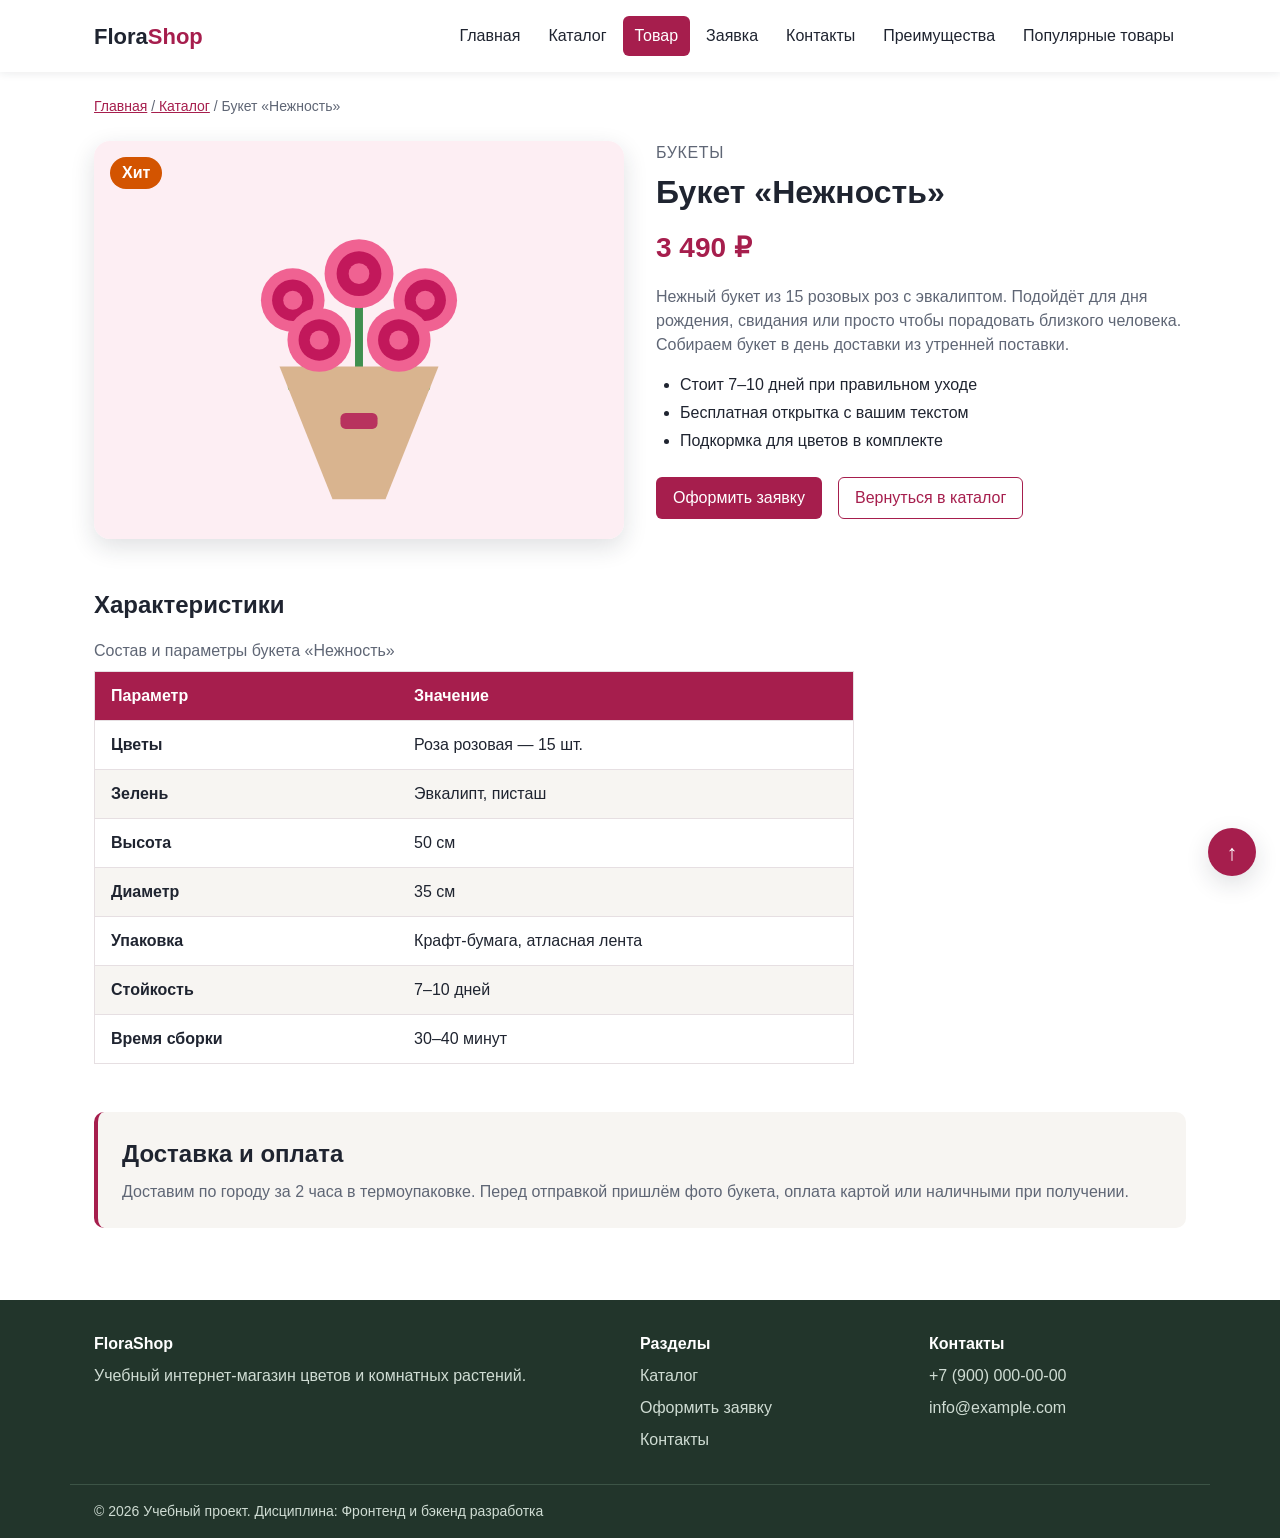
<file: product.html>
<!DOCTYPE html>
<html lang="ru">
<head>
  <meta charset="UTF-8">
  <meta name="viewport" content="width=device-width, initial-scale=1.0">
  <meta name="description" content="Букет «Нежность» из 15 розовых роз: описание, состав, цена и оформление заявки.">
  <title>Букет «Нежность» — FloraShop</title>
  <link rel="stylesheet" href="css/style.css">
  <meta property="og:type" content="website">
  <meta property="og:title" content="Букет «Нежность» — FloraShop">
  <meta property="og:description" content="Букет «Нежность» из 15 розовых роз: описание, состав, цена и оформление заявки.">
  <meta property="og:image" content="https://nikasivv.github.io/kr1-html-css-shop/images/preview.jpg">
</head>
<body id="top">
  <a class="skip-link" href="#main">Перейти к содержимому</a>

  <header class="site-header">
    <div class="site-header__inner">
      <a class="site-header__logo" href="index.html">Flora<span class="site-header__logo-accent">Shop</span></a>

      <nav class="site-nav" aria-label="Основная навигация">
        <ul class="site-nav__list">
          <li class="site-nav__item">
            <a class="site-nav__link" href="index.html">Главная</a>
          </li>
          <li class="site-nav__item">
            <a class="site-nav__link" href="catalog.html">Каталог</a>
          </li>
          <li class="site-nav__item">
            <a class="site-nav__link site-nav__link--active" href="product.html" aria-current="page">Товар</a>
          </li>
          <li class="site-nav__item">
            <a class="site-nav__link" href="order.html">Заявка</a>
          </li>
          <li class="site-nav__item">
            <a class="site-nav__link" href="contacts.html">Контакты</a>
          </li>
          <li class="site-nav__item">
            <a class="site-nav__link" href="index.html#advantages">Преимущества</a>
          </li>
          <li class="site-nav__item">
            <a class="site-nav__link" href="index.html#popular">Популярные товары</a>
          </li>
        </ul>
      </nav>
    </div>
  </header>

  <main class="page" id="main">
    <nav class="breadcrumbs" aria-label="Хлебные крошки">
      <a class="breadcrumbs__link" href="index.html">Главная</a>
      <a class="breadcrumbs__link" href="catalog.html">Каталог</a>
      <span class="breadcrumbs__current" aria-current="page">Букет «Нежность»</span>
    </nav>

    <article class="product">
      <div class="product__gallery">
        <span class="product__badge">Хит</span>
        <img class="product__image" src="images/roses.svg" alt="Букет «Нежность» из розовых роз" width="400" height="300">
      </div>

      <div class="product__info">
        <p class="product__category">Букеты</p>
        <h1 class="product__title">Букет «Нежность»</h1>
        <p class="product__price">3 490 ₽</p>
        <p class="product__text">
          Нежный букет из 15 розовых роз с эвкалиптом. Подойдёт для дня
          рождения, свидания или просто чтобы порадовать близкого человека.
          Собираем букет в день доставки из утренней поставки.
        </p>

        <ul class="product__features">
          <li class="product__feature">Стоит 7–10 дней при правильном уходе</li>
          <li class="product__feature">Бесплатная открытка с вашим текстом</li>
          <li class="product__feature">Подкормка для цветов в комплекте</li>
        </ul>

        <div class="product__actions">
          <a class="button button--primary" href="order.html">Оформить заявку</a>
          <a class="button button--secondary" href="catalog.html">Вернуться в каталог</a>
        </div>
      </div>
    </article>

    <section class="section" id="specs">
      <h2 class="section__title">Характеристики</h2>

      <table class="specs-table">
        <caption class="specs-table__caption">Состав и параметры букета «Нежность»</caption>
        <thead>
          <tr>
            <th class="specs-table__head" scope="col">Параметр</th>
            <th class="specs-table__head" scope="col">Значение</th>
          </tr>
        </thead>
        <tbody>
          <tr class="specs-table__row">
            <th class="specs-table__name" scope="row">Цветы</th>
            <td class="specs-table__value">Роза розовая — 15 шт.</td>
          </tr>
          <tr class="specs-table__row">
            <th class="specs-table__name" scope="row">Зелень</th>
            <td class="specs-table__value">Эвкалипт, писташ</td>
          </tr>
          <tr class="specs-table__row">
            <th class="specs-table__name" scope="row">Высота</th>
            <td class="specs-table__value">50 см</td>
          </tr>
          <tr class="specs-table__row">
            <th class="specs-table__name" scope="row">Диаметр</th>
            <td class="specs-table__value">35 см</td>
          </tr>
          <tr class="specs-table__row">
            <th class="specs-table__name" scope="row">Упаковка</th>
            <td class="specs-table__value">Крафт-бумага, атласная лента</td>
          </tr>
          <tr class="specs-table__row">
            <th class="specs-table__name" scope="row">Стойкость</th>
            <td class="specs-table__value">7–10 дней</td>
          </tr>
          <tr class="specs-table__row">
            <th class="specs-table__name" scope="row">Время сборки</th>
            <td class="specs-table__value">30–40 минут</td>
          </tr>
        </tbody>
      </table>
    </section>

    <aside class="promo">
      <h2 class="promo__title">Доставка и оплата</h2>
      <p class="promo__text">
        Доставим по городу за 2 часа в термоупаковке. Перед отправкой
        пришлём фото букета, оплата картой или наличными при получении.
      </p>
    </aside>
  </main>

  <footer class="site-footer" id="contacts">
    <div class="site-footer__inner">
      <div class="site-footer__column">
        <p class="site-footer__title">FloraShop</p>
        <p class="site-footer__text">Учебный интернет-магазин цветов и комнатных растений.</p>
      </div>

      <nav class="site-footer__column" aria-label="Навигация в подвале">
        <p class="site-footer__title">Разделы</p>
        <a class="site-footer__link" href="catalog.html">Каталог</a>
        <a class="site-footer__link" href="order.html">Оформить заявку</a>
        <a class="site-footer__link" href="contacts.html">Контакты</a>
      </nav>

      <div class="site-footer__column">
        <p class="site-footer__title">Контакты</p>
        <a class="site-footer__link" href="tel:+79000000000">+7 (900) 000-00-00</a>
        <a class="site-footer__link" href="mailto:info@example.com">info@example.com</a>
      </div>
    </div>

    <div class="site-footer__bottom">
      <p class="site-footer__text">&copy; 2026 Учебный проект. Дисциплина: Фронтенд и бэкенд разработка</p>
    </div>
  </footer>

  <a class="to-top" href="#top" aria-label="Наверх">↑</a>

</body>
</html>
</file>
<file: css/style.css>
/* ===============================
   1. Переменные проекта
   =============================== */

:root {
  /* Цвета: розовый — основной, тёмно-зелёный — подвал */
  --color-bg: #ffffff;
  --color-text: #1f2430;
  --color-muted: #5f6675;
  --color-primary: #a61e4d;
  --color-primary-dark: #7a1638;
  --color-primary-light: #fdeef3;
  --color-border: #e6dfe2;
  --color-surface: #f7f5f2;
  --color-danger: #b00020;
  --color-success: #168a2f;
  --color-success-bg: #eefaf0;
  --color-hit: #d35400;
  --color-new: #2e7d32;
  --color-white: #ffffff;
  --color-footer: #22352b;

  /* Отступы */
  --space-xs: 4px;
  --space-sm: 8px;
  --space-md: 16px;
  --space-lg: 24px;
  --space-xl: 32px;
  --space-2xl: 48px;

  /* Скругления */
  --radius-sm: 6px;
  --radius-md: 10px;
  --radius-lg: 16px;

  /* Тени и размеры */
  --shadow-sm: 0 2px 8px rgba(31, 36, 48, 0.08);
  --shadow-md: 0 8px 24px rgba(31, 36, 48, 0.14);
  --container-width: 1140px;
  --header-height: 72px;

  /* Слои (z-index) */
  --z-header: 100;
  --z-to-top: 200;
  --z-toast: 300;
}


/* ===============================
   2. Базовые стили
   =============================== */

* {
  box-sizing: border-box;
}

html {
  scroll-behavior: smooth;
}

body {
  margin: 0;
  font-family: Arial, sans-serif;
  line-height: 1.5;
  color: var(--color-text);
  background-color: var(--color-bg);
}

img {
  display: block;
  max-width: 100%;
  height: auto;
}

a {
  color: var(--color-primary);
}

a:hover {
  color: var(--color-primary-dark);
}

a:focus-visible,
button:focus-visible,
summary:focus-visible {
  outline: 3px solid var(--color-primary);
  outline-offset: 3px;
}

/*
  Якорь не прячется под закреплённой шапкой.
*/
[id] {
  scroll-margin-top: calc(var(--header-height) + var(--space-md));
}

/*
  Подсветка раздела, к которому перешли по якорной ссылке (ПР 5).
*/
section:target,
.site-footer:target {
  outline: 2px dashed var(--color-primary);
  outline-offset: 4px;
}

/*
  Скрывает элемент визуально, но оставляет его для экранного диктора.
*/
.visually-hidden {
  position: absolute;
  width: 1px;
  height: 1px;
  overflow: hidden;
  clip: rect(0 0 0 0);
  white-space: nowrap;
}

/*
  Ссылка «Перейти к содержимому» появляется при нажатии Tab.
*/
.skip-link {
  position: absolute;
  top: -100px;
  left: var(--space-md);
  z-index: calc(var(--z-header) + 1);
  padding: var(--space-sm) var(--space-md);
  color: var(--color-white);
  background-color: var(--color-primary);
  border-radius: var(--radius-sm);
}

.skip-link:focus {
  top: var(--space-sm);
}

/*
  Основная область страницы.
*/
.page {
  max-width: var(--container-width);
  margin: 0 auto;
  padding: var(--space-lg);
}


/* ===============================
   3. Кнопки
   =============================== */

.button {
  display: inline-block;
  padding: var(--space-sm) var(--space-md);
  border: 1px solid transparent;
  border-radius: var(--radius-sm);
  font: inherit;
  text-align: center;
  text-decoration: none;
  cursor: pointer;
  transition: background-color 0.2s, color 0.2s;
}

.button--primary {
  color: var(--color-white);
  background-color: var(--color-primary);
}

.button--primary:hover {
  color: var(--color-white);
  background-color: var(--color-primary-dark);
}

.button--secondary {
  color: var(--color-primary);
  background-color: transparent;
  border-color: var(--color-primary);
}

.button--secondary:hover {
  color: var(--color-white);
  background-color: var(--color-primary);
}

.button--small {
  padding: 6px 12px;
  font-size: 15px;
}

.button:focus-visible {
  outline: 3px solid var(--color-primary);
  outline-offset: 3px;
}

.button:disabled,
.button--disabled {
  opacity: 0.6;
  cursor: not-allowed;
}


/* ===============================
   4. Шапка и навигация
   =============================== */

/*
  Шапка закреплена сверху при прокрутке (sticky).
*/
.site-header {
  position: sticky;
  top: 0;
  z-index: var(--z-header);
  background-color: var(--color-white);
  box-shadow: var(--shadow-sm);
}

.site-header__inner {
  display: flex;
  flex-wrap: wrap;
  justify-content: space-between;
  align-items: center;
  gap: var(--space-md);
  max-width: var(--container-width);
  min-height: var(--header-height);
  margin: 0 auto;
  padding: var(--space-sm) var(--space-lg);
}

.site-header__logo {
  font-size: 22px;
  font-weight: 700;
  color: var(--color-text);
  text-decoration: none;
}

.site-header__logo-accent {
  color: var(--color-primary);
}

.site-nav__list {
  display: flex;
  flex-wrap: wrap;
  align-items: center;
  gap: var(--space-xs);
  margin: 0;
  padding: 0;
  list-style: none;
}

.site-nav__link {
  display: inline-block;
  padding: var(--space-sm) 12px;
  color: var(--color-text);
  text-decoration: none;
  border-radius: var(--radius-sm);
}

.site-nav__link:hover {
  color: var(--color-primary);
  background-color: var(--color-primary-light);
}

.site-nav__link:focus-visible {
  outline: 3px solid var(--color-primary);
  outline-offset: 2px;
}

.site-nav__link--active {
  color: var(--color-white);
  background-color: var(--color-primary);
}

.site-nav__link--active:hover {
  color: var(--color-white);
  background-color: var(--color-primary-dark);
}


/* ===============================
   5. Хлебные крошки
   =============================== */

.breadcrumbs {
  margin-bottom: var(--space-lg);
  font-size: 14px;
  color: var(--color-muted);
}

.breadcrumbs__link {
  color: var(--color-primary);
}

.breadcrumbs__link:not(:first-child)::before,
.breadcrumbs__current::before {
  content: " / ";
  color: var(--color-muted);
}


/* ===============================
   6. Разделы страницы
   =============================== */

.section {
  margin-bottom: var(--space-2xl);
}

.section__header {
  display: flex;
  flex-wrap: wrap;
  justify-content: space-between;
  align-items: baseline;
  gap: var(--space-md);
  margin-bottom: var(--space-lg);
}

.section__title {
  margin: 0 0 var(--space-md);
}

.section__title--inline {
  margin-bottom: 0;
}

.section__text {
  max-width: 720px;
  margin: 0 0 var(--space-lg);
  color: var(--color-muted);
}

.section__link {
  font-weight: 700;
  text-decoration: none;
}

/*
  Hero-блок: текст слева, картинка справа (Grid).
*/
.hero {
  display: grid;
  grid-template-columns: 1.2fr 1fr;
  align-items: center;
  gap: var(--space-xl);
  margin-bottom: var(--space-2xl);
  padding: var(--space-2xl) var(--space-xl);
  background: linear-gradient(135deg, var(--color-primary-light), var(--color-white));
  border-radius: var(--radius-lg);
}

.hero__title {
  margin: 0 0 var(--space-md);
  font-size: 40px;
  line-height: 1.2;
}

.hero__text {
  margin: 0 0 var(--space-lg);
  font-size: 18px;
  color: var(--color-muted);
}

.hero__actions {
  display: flex;
  flex-wrap: wrap;
  gap: var(--space-md);
}

.hero__image {
  border-radius: var(--radius-lg);
  box-shadow: var(--shadow-md);
}

/*
  Преимущества — сетка из четырёх плиток.
*/
.advantages {
  display: grid;
  grid-template-columns: repeat(4, 1fr);
  gap: var(--space-lg);
  margin: 0;
  padding: 0;
  list-style: none;
}

.advantages__item {
  padding: var(--space-lg);
  background-color: var(--color-surface);
  border-radius: var(--radius-md);
  border-top: 4px solid var(--color-primary);
}

.advantages__title {
  margin: 0 0 var(--space-sm);
  font-size: 18px;
}

.advantages__text {
  margin: 0;
  color: var(--color-muted);
}

/*
  Рекламный блок (aside).
*/
.promo {
  margin-bottom: var(--space-2xl);
  padding: var(--space-lg);
  border-left: 4px solid var(--color-primary);
  border-radius: var(--radius-md);
  background-color: var(--color-surface);
}

.promo__title {
  margin: 0 0 var(--space-sm);
}

.promo__text {
  margin: 0 0 var(--space-md);
  color: var(--color-muted);
}

.promo__text:last-child {
  margin-bottom: 0;
}


/* ===============================
   7. Карточки товаров
   =============================== */

.products-grid {
  display: grid;
  grid-template-columns: repeat(3, 1fr);
  gap: var(--space-lg);
}

/*
  Карточка — контейнер для бейджа (position: relative).
*/
.product-card {
  position: relative;
  display: flex;
  flex-direction: column;
  gap: var(--space-sm);
  padding: var(--space-md);
  border: 1px solid var(--color-border);
  border-radius: var(--radius-md);
  background-color: var(--color-bg);
  transition: border-color 0.2s, box-shadow 0.2s, transform 0.2s;
}

.product-card:hover {
  border-color: var(--color-primary);
  box-shadow: var(--shadow-md);
  transform: translateY(-4px);
}

.product-card:focus-within {
  border-color: var(--color-primary);
}

.product-card--featured {
  border-color: var(--color-primary);
}

.product-card--discount {
  border-color: var(--color-danger);
}

/*
  Бейдж прижат к углу карточки (position: absolute).
*/
.product-card__badge {
  position: absolute;
  top: var(--space-md);
  left: var(--space-md);
  z-index: 1;
  padding: 2px 10px;
  font-size: 13px;
  font-weight: 700;
  color: var(--color-white);
  border-radius: 999px;
}

.product-card__badge--hit {
  background-color: var(--color-hit);
}

.product-card__badge--new {
  background-color: var(--color-new);
}

.product-card__badge--sale {
  background-color: var(--color-danger);
}

.product-card__image {
  width: 100%;
  aspect-ratio: 4 / 3;
  object-fit: cover;
  border-radius: var(--radius-sm);
}

.product-card__category {
  margin: 0;
  font-size: 13px;
  text-transform: uppercase;
  letter-spacing: 0.04em;
  color: var(--color-muted);
}

.product-card__title {
  margin: 0;
  font-size: 18px;
  color: var(--color-text);
}

.product-card__description {
  margin: 0;
  color: var(--color-muted);
}

.product-card__price {
  margin: 0;
  font-size: 20px;
  font-weight: 700;
}

.product-card--discount .product-card__price {
  color: var(--color-danger);
}

.product-card__old-price {
  margin-left: var(--space-sm);
  font-size: 15px;
  font-weight: 400;
  color: var(--color-muted);
}

/*
  Кнопки прижаты к низу карточки.
*/
.product-card__actions {
  display: flex;
  flex-wrap: wrap;
  gap: var(--space-sm);
  margin-top: auto;
  padding-top: var(--space-sm);
}


/* ===============================
   8. Отзывы
   =============================== */

.reviews {
  display: grid;
  grid-template-columns: repeat(3, 1fr);
  gap: var(--space-lg);
}

.review {
  padding: var(--space-lg);
  border: 1px solid var(--color-border);
  border-radius: var(--radius-md);
}

.review__rating {
  margin: 0 0 var(--space-sm);
  color: var(--color-hit);
  letter-spacing: 2px;
}

.review__text {
  margin: 0 0 var(--space-md);
}

.review__author {
  margin: 0;
  font-weight: 700;
  color: var(--color-muted);
}


/* ===============================
   9. Каталог
   =============================== */

.categories {
  display: flex;
  flex-wrap: wrap;
  gap: var(--space-sm);
  margin: 0;
  padding: 0;
  list-style: none;
}

.categories__link {
  display: inline-block;
  padding: 6px 14px;
  color: var(--color-text);
  text-decoration: none;
  border: 1px solid var(--color-border);
  border-radius: 999px;
}

.categories__link:hover {
  color: var(--color-primary);
  border-color: var(--color-primary);
}

.categories__link--active {
  color: var(--color-white);
  background-color: var(--color-primary);
  border-color: var(--color-primary);
}

.categories__link--active:hover {
  color: var(--color-white);
}

/*
  Каталог: фильтры слева, товары справа (Grid с именованными областями).
*/
.catalog-layout {
  display: grid;
  grid-template-columns: 260px 1fr;
  grid-template-areas: "filters products";
  align-items: start;
  gap: var(--space-lg);
  margin-bottom: var(--space-2xl);
}

/*
  Фильтры «прилипают» при прокрутке (sticky).
*/
.catalog-filters {
  grid-area: filters;
  position: sticky;
  top: calc(var(--header-height) + var(--space-md));
  padding: var(--space-md);
  border: 1px solid var(--color-border);
  border-radius: var(--radius-md);
  background-color: var(--color-surface);
}

.catalog-filters__title {
  margin: 0 0 var(--space-md);
  font-size: 20px;
}

.catalog-filters__form {
  display: grid;
  gap: var(--space-md);
}

.catalog-filters__group {
  margin: 0;
  padding: var(--space-md);
  border: 1px solid var(--color-border);
  border-radius: var(--radius-sm);
  background-color: var(--color-white);
}

.catalog-filters__legend {
  font-weight: 700;
}

.catalog-filters__option {
  display: flex;
  align-items: center;
  gap: var(--space-sm);
  margin-bottom: var(--space-xs);
  cursor: pointer;
}

.catalog-filters__label {
  display: block;
  margin-bottom: var(--space-xs);
}

.catalog-filters__input {
  width: 100%;
  margin-bottom: var(--space-sm);
  padding: 8px 10px;
  border: 1px solid var(--color-border);
  border-radius: var(--radius-sm);
  font: inherit;
}

.catalog-filters__input:hover {
  border-color: var(--color-primary);
}

.catalog-filters__input:focus-visible,
.catalog-filters__checkbox:focus-visible {
  outline: 3px solid var(--color-primary);
  outline-offset: 2px;
}

.catalog-filters__actions {
  display: flex;
  gap: var(--space-sm);
}

.catalog-products {
  grid-area: products;
}

.catalog-products__count {
  margin: 0;
  color: var(--color-muted);
}


/* ===============================
   10. Страница товара и таблица
   =============================== */

.product {
  display: grid;
  grid-template-columns: 1fr 1fr;
  grid-template-areas: "gallery info";
  gap: var(--space-xl);
  margin-bottom: var(--space-2xl);
}

.product__gallery {
  grid-area: gallery;
  position: relative;
}

.product__badge {
  position: absolute;
  top: var(--space-md);
  left: var(--space-md);
  padding: 4px 12px;
  font-weight: 700;
  color: var(--color-white);
  background-color: var(--color-hit);
  border-radius: 999px;
}

.product__badge--hit {
  background-color: var(--color-hit);
}

.product__badge--new {
  background-color: var(--color-new);
}

.product__badge--sale {
  background-color: var(--color-danger);
}

.product__image {
  width: 100%;
  border-radius: var(--radius-lg);
  box-shadow: var(--shadow-md);
}

.product__info {
  grid-area: info;
}

.product__category {
  margin: 0 0 var(--space-sm);
  text-transform: uppercase;
  letter-spacing: 0.04em;
  color: var(--color-muted);
}

.product__title {
  margin: 0 0 var(--space-md);
  font-size: 32px;
  line-height: 1.2;
}

.product__price {
  margin: 0 0 var(--space-md);
  font-size: 28px;
  font-weight: 700;
  color: var(--color-primary);
}

.product__price--discount {
  color: var(--color-danger);
}

.product__old-price {
  margin-left: var(--space-sm);
  font-size: 20px;
  font-weight: 400;
  color: var(--color-muted);
}

.product__text {
  margin: 0 0 var(--space-md);
  color: var(--color-muted);
}

.product__features {
  margin: 0 0 var(--space-lg);
  padding-left: var(--space-lg);
}

.product__feature {
  margin-bottom: var(--space-xs);
}

.product__actions {
  display: flex;
  flex-wrap: wrap;
  gap: var(--space-md);
}

.specs-table {
  width: 100%;
  max-width: 760px;
  border-collapse: collapse;
  border: 1px solid var(--color-border);
}

.specs-table__caption {
  margin-bottom: var(--space-sm);
  text-align: left;
  color: var(--color-muted);
}

.specs-table__head {
  padding: 12px var(--space-md);
  text-align: left;
  color: var(--color-white);
  background-color: var(--color-primary);
}

.specs-table__name,
.specs-table__value {
  padding: 12px var(--space-md);
  text-align: left;
  border-top: 1px solid var(--color-border);
}

.specs-table__name {
  width: 40%;
  font-weight: 700;
}

.specs-table__row:nth-child(even) {
  background-color: var(--color-surface);
}

.specs-table__row:hover {
  background-color: var(--color-primary-light);
}


/* ===============================
   11. Формы
   =============================== */

/*
  Страница заявки: форма + блок с шагами (Grid).
*/
.order-layout {
  display: grid;
  grid-template-columns: 2fr 1fr;
  align-items: start;
  gap: var(--space-xl);
  margin-bottom: var(--space-2xl);
}

.order-form--page {
  padding: var(--space-lg);
  border: 1px solid var(--color-border);
  border-radius: var(--radius-md);
  box-shadow: var(--shadow-sm);
}

.order-form__selected {
  margin: 0 0 var(--space-md);
  padding: var(--space-sm) var(--space-md);
  background-color: var(--color-primary-light);
  border-radius: var(--radius-sm);
}

.order-form__field {
  margin-bottom: var(--space-md);
}

.order-form__label {
  display: block;
  margin-bottom: var(--space-xs);
  font-weight: 700;
}

.order-form__required {
  color: var(--color-danger);
}

.order-form__input,
.order-form__select,
.order-form__textarea {
  width: 100%;
  padding: 10px 12px;
  border: 1px solid var(--color-border);
  border-radius: var(--radius-sm);
  font: inherit;
  background-color: var(--color-white);
}

.order-form__input:hover,
.order-form__select:hover,
.order-form__textarea:hover {
  border-color: var(--color-primary);
}

.order-form__input:focus-visible,
.order-form__select:focus-visible,
.order-form__textarea:focus-visible,
.order-form__checkbox:focus-visible {
  outline: 3px solid var(--color-primary);
  outline-offset: 2px;
}

/*
  Подсветка ошибочных полей (aria-invalid ставит JavaScript).
*/
.order-form__input[aria-invalid="true"],
.order-form__select[aria-invalid="true"],
.order-form__textarea[aria-invalid="true"] {
  border-color: var(--color-danger);
  background-color: #fff5f6;
}

.order-form__checkbox[aria-invalid="true"] {
  outline: 2px solid var(--color-danger);
}

.order-form__hint {
  display: block;
  margin-top: var(--space-xs);
  color: var(--color-muted);
}

.order-form__checkbox-label {
  display: flex;
  align-items: center;
  gap: var(--space-sm);
  cursor: pointer;
}

.order-form__checkbox {
  width: 18px;
  height: 18px;
}

.order-form__actions {
  display: flex;
  flex-wrap: wrap;
  justify-content: flex-end;
  gap: var(--space-md);
  margin-top: var(--space-lg);
}

.order-steps {
  position: sticky;
  top: calc(var(--header-height) + var(--space-md));
  padding: var(--space-lg);
  background-color: var(--color-surface);
  border-radius: var(--radius-md);
}

.order-steps__title {
  margin: 0 0 var(--space-md);
  font-size: 20px;
}

.order-steps__list {
  margin: 0;
  padding-left: var(--space-lg);
}

.order-steps__item {
  margin-bottom: var(--space-sm);
}


/* ===============================
   12. Модальное окно и сообщение
   =============================== */

.order-dialog {
  width: min(100% - 32px, 560px);
  padding: 0;
  border: none;
  border-radius: var(--radius-lg);
  box-shadow: var(--shadow-md);
}

.order-dialog::backdrop {
  background-color: rgba(0, 0, 0, 0.55);
}

.order-dialog__content {
  padding: var(--space-lg);
}

.order-dialog__header {
  display: flex;
  justify-content: space-between;
  align-items: center;
  gap: var(--space-md);
  margin-bottom: var(--space-md);
}

.order-dialog__title {
  margin: 0;
}

.order-dialog__close {
  width: 40px;
  height: 40px;
  font-size: 26px;
  line-height: 1;
  color: var(--color-muted);
  background-color: transparent;
  border: none;
  border-radius: 50%;
  cursor: pointer;
}

.order-dialog__close:hover {
  color: var(--color-text);
  background-color: var(--color-surface);
}

/*
  Всплывающее сообщение об успешной отправке (position: fixed).
*/
.success-message {
  position: fixed;
  right: var(--space-lg);
  bottom: calc(var(--space-lg) + 64px);
  z-index: var(--z-toast);
  max-width: 360px;
  margin: 0;
  padding: var(--space-md) var(--space-lg);
  border-left: 4px solid var(--color-success);
  border-radius: var(--radius-sm);
  background-color: var(--color-success-bg);
  box-shadow: var(--shadow-md);
}


/* ===============================
   13. Контакты и FAQ
   =============================== */

.contacts-list {
  display: grid;
  grid-template-columns: repeat(2, 1fr);
  gap: var(--space-md);
  max-width: 760px;
  margin: 0;
  padding: 0;
  list-style: none;
}

.contacts-list__item {
  display: flex;
  flex-direction: column;
  padding: var(--space-md);
  background-color: var(--color-surface);
  border-radius: var(--radius-md);
}

.contacts-list__label {
  font-size: 14px;
  color: var(--color-muted);
}

.contacts-list__value {
  font-size: 18px;
  font-weight: 700;
}

.faq {
  display: grid;
  gap: var(--space-sm);
  max-width: 760px;
}

.faq__item {
  border: 1px solid var(--color-border);
  border-radius: var(--radius-md);
}

.faq__item[open] {
  border-color: var(--color-primary);
}

.faq__question {
  padding: var(--space-md);
  font-weight: 700;
  cursor: pointer;
}

.faq__question:hover {
  color: var(--color-primary);
}

.faq__answer {
  margin: 0;
  padding: 0 var(--space-md) var(--space-md);
  color: var(--color-muted);
}


/* ===============================
   14. Подвал и кнопка «Наверх»
   =============================== */

.site-footer {
  color: #cfdcd3;
  background-color: var(--color-footer);
}

.site-footer__inner {
  display: grid;
  grid-template-columns: 2fr 1fr 1fr;
  gap: var(--space-xl);
  max-width: var(--container-width);
  margin: 0 auto;
  padding: var(--space-xl) var(--space-lg);
}

.site-footer__column {
  display: flex;
  flex-direction: column;
  gap: var(--space-sm);
}

.site-footer__title {
  margin: 0;
  font-weight: 700;
  color: var(--color-white);
}

.site-footer__text {
  margin: 0;
}

.site-footer__link {
  color: #cfdcd3;
  text-decoration: none;
}

.site-footer__link:hover {
  color: var(--color-white);
  text-decoration: underline;
}

.site-footer__link:focus-visible {
  outline-color: var(--color-white);
}

.site-footer__bottom {
  max-width: var(--container-width);
  margin: 0 auto;
  padding: var(--space-md) var(--space-lg);
  font-size: 14px;
  border-top: 1px solid #3c5446;
}

/*
  Кнопка «Наверх» закреплена в углу экрана (position: fixed).
*/
.to-top {
  position: fixed;
  right: var(--space-lg);
  bottom: var(--space-lg);
  z-index: var(--z-to-top);
  display: flex;
  justify-content: center;
  align-items: center;
  width: 48px;
  height: 48px;
  font-size: 22px;
  color: var(--color-white);
  text-decoration: none;
  background-color: var(--color-primary);
  border-radius: 50%;
  box-shadow: var(--shadow-md);
}

.to-top:hover {
  color: var(--color-white);
  background-color: var(--color-primary-dark);
}
</file>
